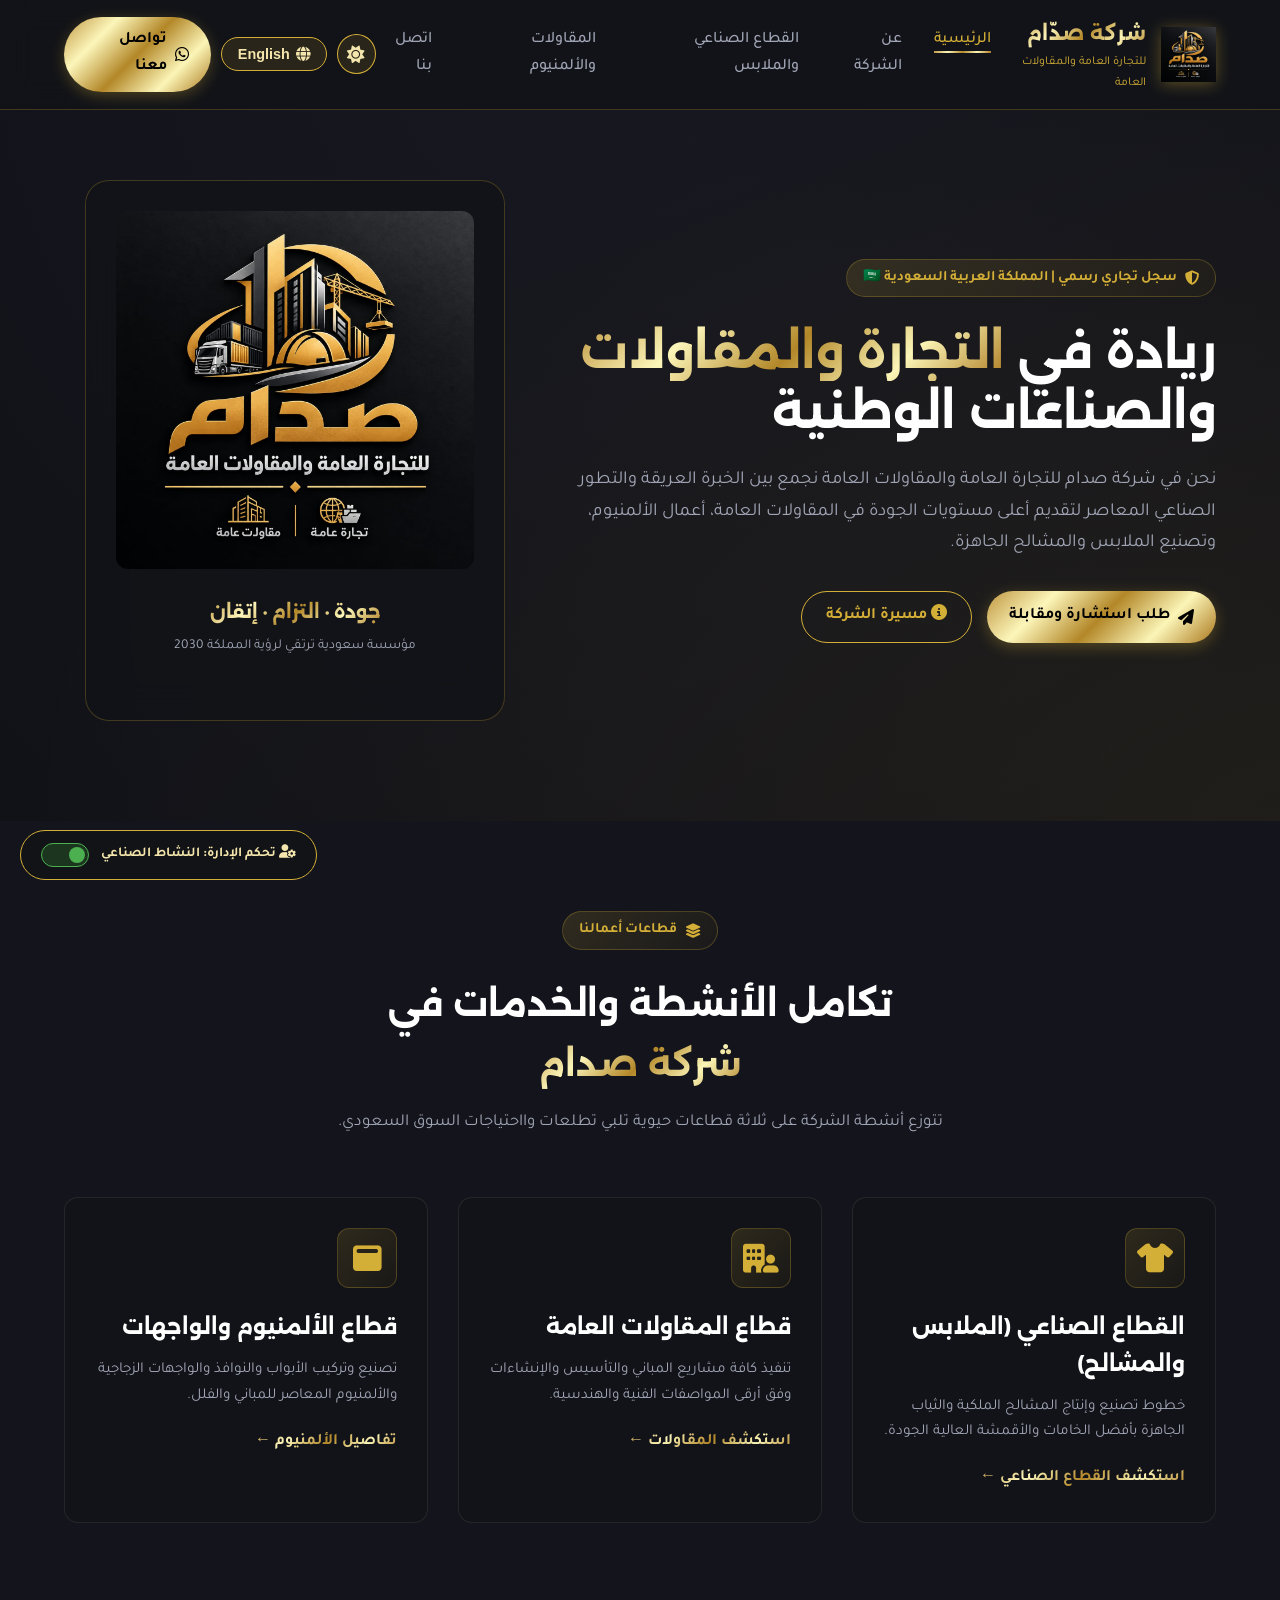
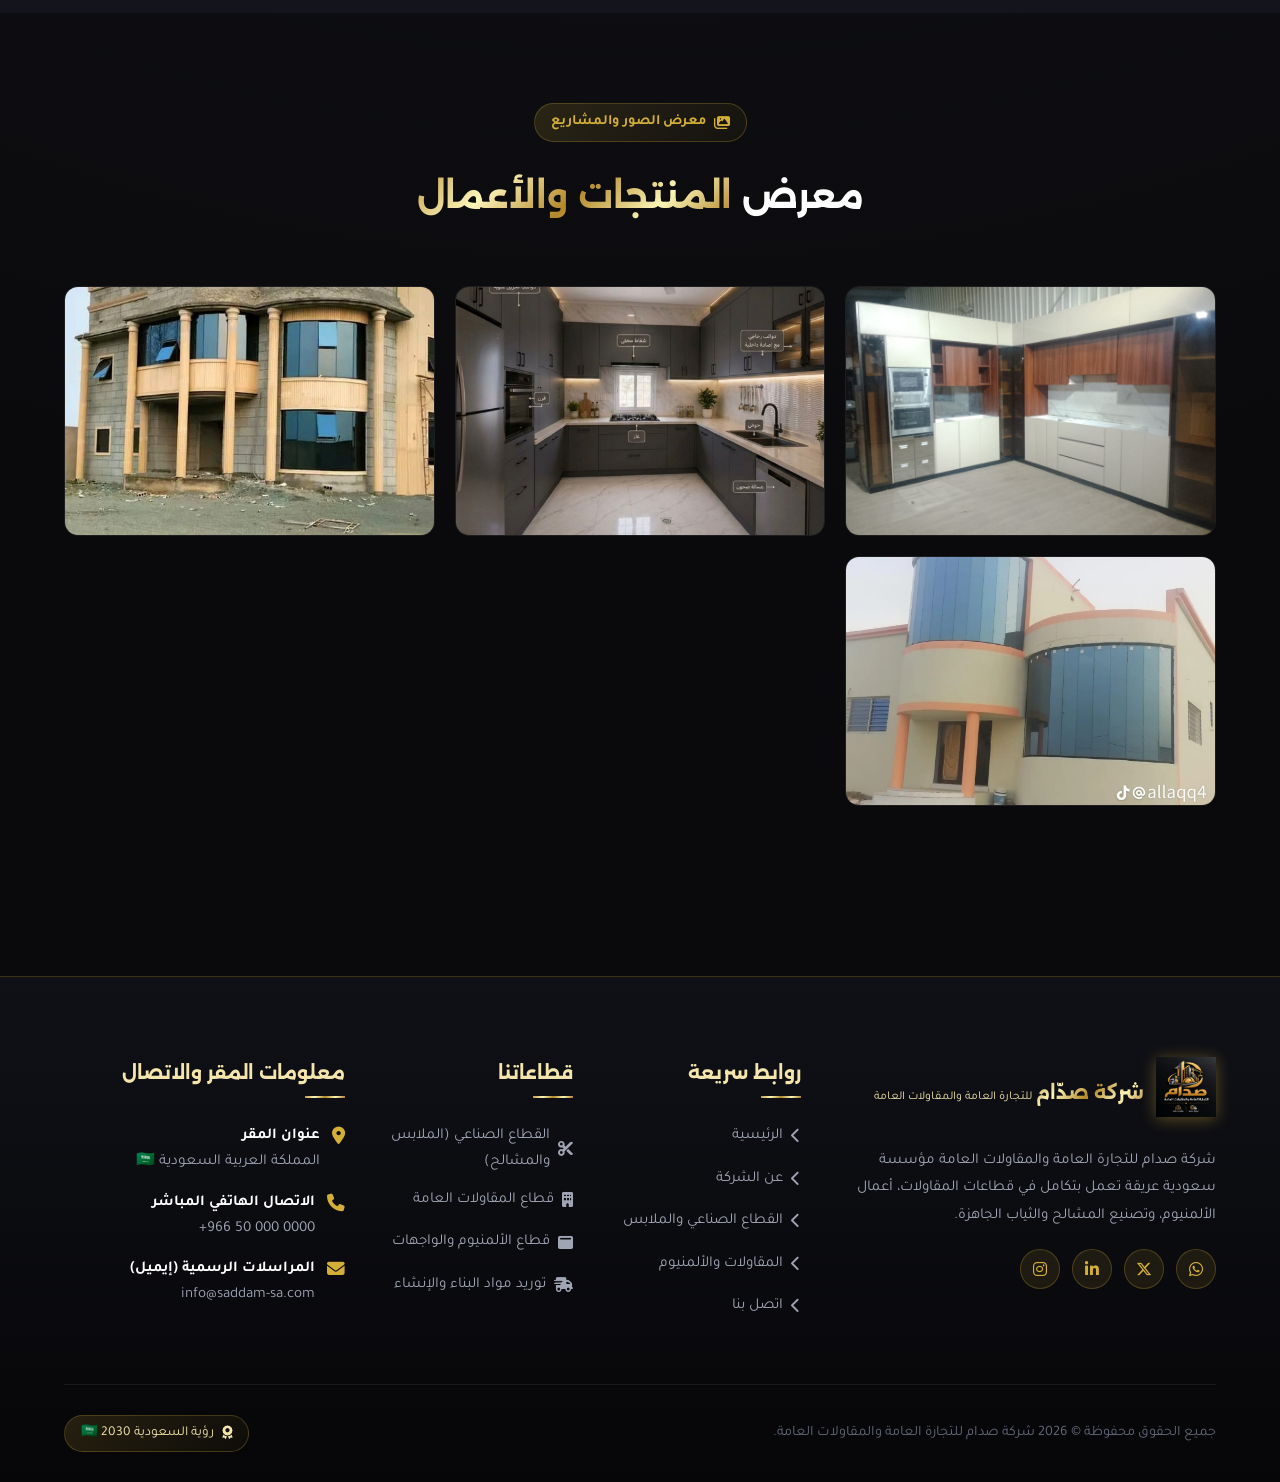
<file: index.html>
<!DOCTYPE html>
<html lang="ar" dir="rtl">
<head>
    <meta charset="UTF-8">
    <meta name="viewport" content="width=device-width, initial-scale=1.0">
    <title>الرئيسية | شركة صدام للتجارة العامة والمقاولات العامة 🇸🇦</title>
    <link rel="stylesheet" href="https://cdnjs.cloudflare.com/ajax/libs/font-awesome/6.4.0/css/all.min.css">
    <link rel="stylesheet" href="style.css">
</head>
<body>

    <!-- 🎛️ شريط التحكم الإداري -->
    <div class="admin-control-bar">
        <span><i class="fa-solid fa-user-gear"></i> <span data-i18n="admin_toggle">تحكم الإدارة: النشاط الصناعي</span></span>
        <label class="switch">
            <input type="checkbox" id="industrial-toggle" checked>
            <span class="slider"></span>
        </label>
    </div>

    <!-- 🏛️ الهيدر وشريط التنقل مع زر اللغة والسمة -->
    <nav class="navbar">
        <a href="index.html" class="navbar-brand">
            <img src="assets/images/WhatsApp Image 2026-10-10 at 6.18.28 PM.jpeg" alt="شعار شركة صدام">
            <div class="brand-text">
                <h1 class="gold-text" data-i18n="brand_name">شركة صدّام</h1>
                <span data-i18n="brand_sub">للتجارة العامة والمقاولات العامة</span>
            </div>
        </a>

        <ul class="nav-links">
            <li><a href="index.html" class="active" data-i18n="nav_home">الرئيسية</a></li>
            <li><a href="about.html" data-i18n="nav_about">عن الشركة</a></li>
            <li id="nav-industrial"><a href="industrial.html" data-i18n="nav_industrial">القطاع الصناعي والملابس</a></li>
            <li><a href="contracting.html" data-i18n="nav_contracting">المقاولات والألمنيوم</a></li>
            <li><a href="contact.html" data-i18n="nav_contact">اتصل بنا</a></li>
        </ul>

        <div class="header-actions">
            <!-- 🌙 ☀️ زر الوضع الليلي والنهاري -->
            <button id="theme-toggle-btn" class="btn-theme-toggle" title="تغير الوضع"><i class="fa-solid fa-sun"></i></button>
            <!-- 🌐 زر تحويل اللغة من عربي لإنجليزي -->
            <button id="lang-toggle-btn" class="btn-lang"><i class="fa-solid fa-globe"></i> English</button>
            <a href="contact.html" class="btn-gold" data-i18n="btn_contact"><i class="fa-brands fa-whatsapp"></i> تواصل معنا</a>
        </div>
    </nav>

    <!-- 🌟 الواجهة الرئيسية (Hero Section) -->
    <section class="hero">
        <div class="hero-content">
            <div class="hero-badge">
                <i class="fa-solid fa-shield-halved"></i> <span data-i18n="hero_badge">سجل تجاري رسمي | المملكة العربية السعودية 🇸🇦</span>
            </div>
            <h1>
                <span data-i18n="hero_title_1">ريادة في</span> 
                <span class="gold-text" data-i18n="hero_title_gold">التجارة والمقاولات</span> 
                <span data-i18n="hero_title_2">والصناعات الوطنية</span>
            </h1>
            <p data-i18n="hero_desc">نحن في شركة صدام للتجارة العامة والمقاولات العامة نجمع بين الخبرة العريقة والتطور الصناعي المعاصر لتقديم أعلى مستويات الجودة في المقاولات العامة، أعمال الألمنيوم، وتصنيع الملابس والمشالح الجاهزة.</p>
            <div class="hero-buttons">
                <a href="contact.html" class="btn-gold" data-i18n="hero_btn_consult"><i class="fa-solid fa-paper-plane"></i> طلب استشارة ومقابلة</a>
                <a href="about.html" class="btn-outline" data-i18n="hero_btn_history"><i class="fa-solid fa-circle-info"></i> مسيرة الشركة</a>
            </div>
        </div>

        <div class="hero-image-wrapper">
            <div class="hero-logo-card">
                <img src="assets/images/WhatsApp Image 2026-10-10 at 6.18.28 PM.jpeg" alt="شعار شركة صدام">
                <h3 style="margin-top: 15px;" class="gold-text" data-i18n="hero_card_slogan">جودة · التزام · إتقان</h3>
                <p style="font-size: 0.85rem; color: var(--text-secondary); margin-top: 5px;" data-i18n="hero_card_sub">مؤسسة سعودية ترتقي لرؤية المملكة 2030</p>
            </div>
        </div>
    </section>

    <!-- 🌟 نظرة عامة على الأنشطة (Overview Cards) -->
    <section class="section" style="background: var(--surface-dark);">
        <div class="section-header">
            <div class="hero-badge"><i class="fa-solid fa-layer-group"></i> <span data-i18n="overview_badge">قطاعات أعمالنا</span></div>
            <h2>
                <span data-i18n="overview_title_1">تكامل الأنشطة والخدمات في</span> 
                <span class="gold-text" data-i18n="overview_title_gold">شركة صدام</span>
            </h2>
            <p data-i18n="overview_desc">تتوزع أنشطة الشركة على ثلاثة قطاعات حيوية تلبي تطلعات واحتياجات السوق السعودي.</p>
        </div>

        <div class="grid-3">
            <div class="card">
                <div class="card-icon"><i class="fa-solid fa-shirt"></i></div>
                <h3 data-i18n="card_ind_title">القطاع الصناعي (الملابس والمشالح)</h3>
                <p data-i18n="card_ind_desc">خطوط تصنيع وإنتاج المشالح الملكية والثياب الجاهزة بأفضل الخامات والأقمشة العالية الجودة.</p>
                <a href="industrial.html" class="gold-text" style="text-decoration:none; font-weight:bold;" data-i18n="card_ind_link">استكشف القطاع الصناعي ←</a>
            </div>

            <div class="card">
                <div class="card-icon"><i class="fa-solid fa-building-user"></i></div>
                <h3 data-i18n="card_con_title">قطاع المقاولات العامة</h3>
                <p data-i18n="card_con_desc">تنفيذ كافة مشاريع المباني والتأسيس والإنشاءات وفق أرقى المواصفات الفنية والهندسية.</p>
                <a href="contracting.html" class="gold-text" style="text-decoration:none; font-weight:bold;" data-i18n="card_con_link">استكشف المقاولات ←</a>
            </div>

            <div class="card">
                <div class="card-icon"><i class="fa-solid fa-window-maximize"></i></div>
                <h3 data-i18n="card_alu_title">قطاع الألمنيوم والواجهات</h3>
                <p data-i18n="card_alu_desc">تصنيع وتركيب الأبواب والنوافذ والواجهات الزجاجية والألمنيوم المعاصر للمباني والفلل.</p>
                <a href="contracting.html" class="gold-text" style="text-decoration:none; font-weight:bold;" data-i18n="card_alu_link">تفاصيل الألمنيوم ←</a>
            </div>
        </div>
    </section>

    <!-- 🖼️ المعرض -->
    <section class="section">
        <div class="section-header">
            <div class="hero-badge"><i class="fa-solid fa-images"></i> <span data-i18n="gallery_badge">معرض الصور والمشاريع</span></div>
            <h2>
                <span data-i18n="gallery_title_1">معرض</span> 
                <span class="gold-text" data-i18n="gallery_title_gold">المنتجات والأعمال</span>
            </h2>
        </div>

        <div class="gallery-grid">
            <div class="gallery-item">
                <img src="assets/images/WhatsApp Image 2026-10-10 at 9.38.50 PM.jpeg" alt="المشالح الملكية">
                <div class="gallery-overlay"><h4 data-i18n="gallery_img1">المشالح الملكية الفاخرة</h4></div>
            </div>
            <div class="gallery-item">
                <img src="assets/images/WhatsApp Image 2026-10-10 at 9.38.51 PM.jpeg" alt="الثياب الجاهزة">
                <div class="gallery-overlay"><h4 data-i18n="gallery_img2">خط تصنيع الثياب الرجالية</h4></div>
            </div>
            <div class="gallery-item">
                <img src="assets/images/WhatsApp Image 2026-10-10 at 9.38.52 PM (4).jpeg" alt="تفصيل فاخر">
                <div class="gallery-overlay"><h4 data-i18n="gallery_img3">التفصيل والخياطة الوطنية</h4></div>
            </div>
            <div class="gallery-item">
                <img src="assets/images/WhatsApp Image 2026-10-10 at 9.38.53 PM (5).jpeg" alt="التجارة والتوريدات">
                <div class="gallery-overlay"><h4 data-i18n="gallery_img4">التوريدات والتجارة العامة</h4></div>
            </div>
        </div>
    </section>

    <!-- 🦶 الفوتر -->
    <footer>
        <div class="footer-grid">
            <div class="footer-col-about">
                <div style="display: flex; align-items: center; gap: 12px; margin-bottom: 15px;">
                    <img src="assets/images/WhatsApp Image 2026-10-10 at 6.18.28 PM.jpeg" alt="شعار شركة صدام">
                    <div>
                        <h3 class="gold-text" data-i18n="brand_name">شركة صدّام</h3>
                        <span style="font-size: 0.75rem; color: var(--gold-light);" data-i18n="brand_sub">للتجارة العامة والمقاولات العامة</span>
                    </div>
                </div>
                <p data-i18n="footer_desc">شركة صدام للتجارة العامة والمقاولات العامة مؤسسة سعودية عريقة تعمل بتكامل في قطاعات المقاولات، أعمال الألمنيوم، وتصنيع المشالح والثياب الجاهزة.</p>
                <div class="footer-socials">
                    <a href="https://wa.me/966500000000" target="_blank" title="WhatsApp"><i class="fa-brands fa-whatsapp"></i></a>
                    <a href="#" title="Twitter / X"><i class="fa-brands fa-x-twitter"></i></a>
                    <a href="#" title="LinkedIn"><i class="fa-brands fa-linkedin-in"></i></a>
                    <a href="#" title="Instagram"><i class="fa-brands fa-instagram"></i></a>
                </div>
            </div>

            <div>
                <h4 class="footer-title" data-i18n="footer_col_links">روابط سريعة</h4>
                <ul class="footer-links-list">
                    <li><a href="index.html"><i class="fa-solid fa-chevron-left"></i> <span data-i18n="nav_home">الرئيسية</span></a></li>
                    <li><a href="about.html"><i class="fa-solid fa-chevron-left"></i> <span data-i18n="nav_about">عن الشركة</span></a></li>
                    <li><a href="industrial.html"><i class="fa-solid fa-chevron-left"></i> <span data-i18n="nav_industrial">القطاع الصناعي والملابس</span></a></li>
                    <li><a href="contracting.html"><i class="fa-solid fa-chevron-left"></i> <span data-i18n="nav_contracting">المقاولات والألمنيوم</span></a></li>
                    <li><a href="contact.html"><i class="fa-solid fa-chevron-left"></i> <span data-i18n="nav_contact">اتصل بنا</span></a></li>
                </ul>
            </div>

            <div>
                <h4 class="footer-title" data-i18n="footer_col_sectors">قطاعاتنا</h4>
                <ul class="footer-links-list">
                    <li><a href="industrial.html"><i class="fa-solid fa-scissors"></i> <span data-i18n="card_ind_title">صناعة الملابس والمشالح</span></a></li>
                    <li><a href="contracting.html"><i class="fa-solid fa-building"></i> <span data-i18n="card_con_title">المقاولات العامة والتأسيس</span></a></li>
                    <li><a href="contracting.html"><i class="fa-solid fa-window-maximize"></i> <span data-i18n="card_alu_title">أعمال ووحدات الألمنيوم</span></a></li>
                    <li><a href="contracting.html"><i class="fa-solid fa-truck-fast"></i> <span data-i18n="con_trade1_title">التوريدات والتجارة العامة</span></a></li>
                </ul>
            </div>

            <div>
                <h4 class="footer-title" data-i18n="footer_col_contact">معلومات المقر والاتصال</h4>
                <div class="footer-contact-info">
                    <div class="footer-contact-item">
                        <i class="fa-solid fa-location-dot"></i>
                        <div>
                            <strong style="color: var(--text-primary); display: block;" data-i18n="contact_info_hq">المقر الرئيسي:</strong>
                            <span data-i18n="footer_address">المملكة العربية السعودية 🇸🇦</span>
                        </div>
                    </div>
                    <div class="footer-contact-item">
                        <i class="fa-solid fa-phone"></i>
                        <div>
                            <strong style="color: var(--text-primary); display: block;" data-i18n="contact_card2_title">رقم الاتصال:</strong>
                            <span style="direction: ltr; display: inline-block;">+966 50 000 0000</span>
                        </div>
                    </div>
                    <div class="footer-contact-item">
                        <i class="fa-solid fa-envelope"></i>
                        <div>
                            <strong style="color: var(--text-primary); display: block;" data-i18n="contact_card3_title">البريد الإلكتروني:</strong>
                            <span>info@saddam-sa.com</span>
                        </div>
                    </div>
                </div>
            </div>
        </div>

        <div class="footer-bottom-bar">
            <p data-i18n="footer_rights">جميع الحقوق محفوظة © 2026 شركة صدام للتجارة العامة والمقاولات العامة.</p>
            <div class="footer-saudi-badge">
                <i class="fa-solid fa-award"></i> <span data-i18n="footer_saudi_flag">رؤية السعودية 2030 🇸🇦</span>
            </div>
        </div>
    </footer>

    <script src="script.js"></script>
</body>
</html>
</file>
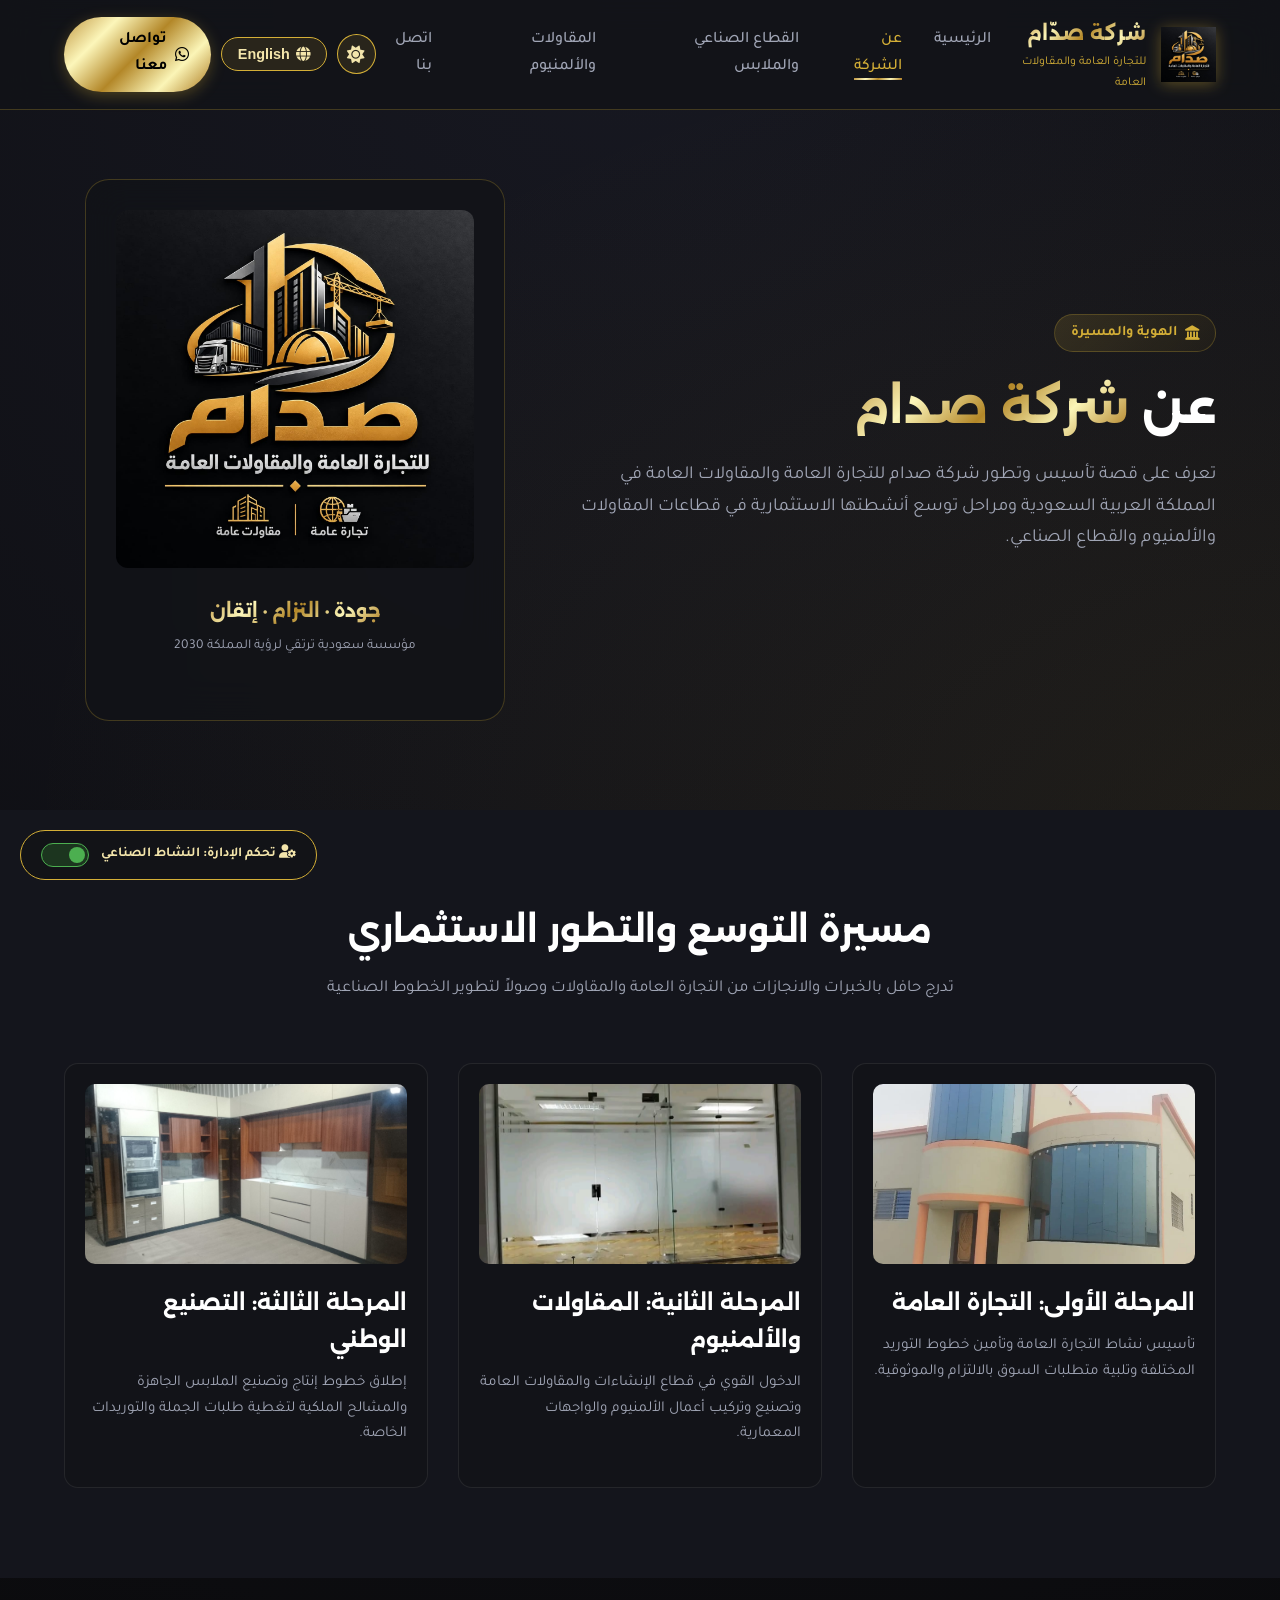
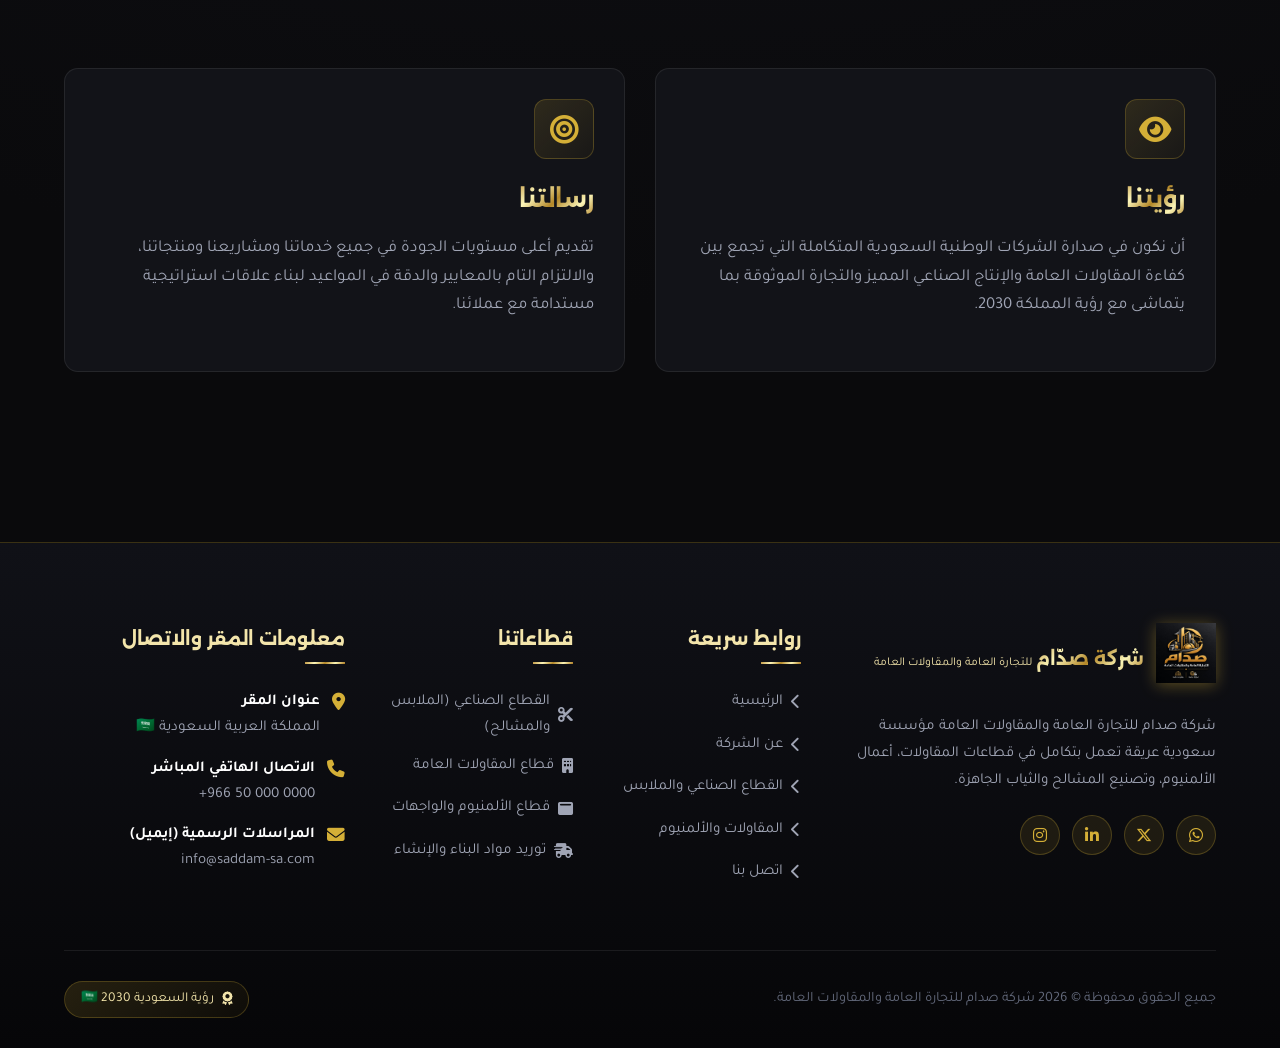
<file: about.html>
<!DOCTYPE html>
<html lang="ar" dir="rtl">
<head>
    <meta charset="UTF-8">
    <meta name="viewport" content="width=device-width, initial-scale=1.0">
    <title>عن الشركة | شركة صدام للتجارة العامة والمقاولات العامة 🇸🇦</title>
    <link rel="stylesheet" href="https://cdnjs.cloudflare.com/ajax/libs/font-awesome/6.4.0/css/all.min.css">
    <link rel="stylesheet" href="style.css">
</head>
<body>

    <!-- 🎛️ شريط التحكم الإداري -->
    <div class="admin-control-bar">
        <span><i class="fa-solid fa-user-gear"></i> <span data-i18n="admin_toggle">تحكم الإدارة: النشاط الصناعي</span></span>
        <label class="switch">
            <input type="checkbox" id="industrial-toggle" checked>
            <span class="slider"></span>
        </label>
    </div>

    <!-- 🏛️ الهيدر وشريط التنقل مع زر السمة واللغة -->
    <nav class="navbar">
        <a href="index.html" class="navbar-brand">
            <img src="assets/images/WhatsApp Image 2026-10-10 at 6.18.28 PM.jpeg" alt="شعار شركة صدام">
            <div class="brand-text">
                <h1 class="gold-text" data-i18n="brand_name">شركة صدّام</h1>
                <span data-i18n="brand_sub">للتجارة العامة والمقاولات العامة</span>
            </div>
        </a>

        <ul class="nav-links">
            <li><a href="index.html" data-i18n="nav_home">الرئيسية</a></li>
            <li><a href="about.html" class="active" data-i18n="nav_about">عن الشركة</a></li>
            <li id="nav-industrial"><a href="industrial.html" data-i18n="nav_industrial">القطاع الصناعي والملابس</a></li>
            <li><a href="contracting.html" data-i18n="nav_contracting">المقاولات والألمنيوم</a></li>
            <li><a href="contact.html" data-i18n="nav_contact">اتصل بنا</a></li>
        </ul>

        <div class="header-actions">
            <button id="theme-toggle-btn" class="btn-theme-toggle" title="تغيير الوضع"><i class="fa-solid fa-sun"></i></button>
            <button id="lang-toggle-btn" class="btn-lang"><i class="fa-solid fa-globe"></i> English</button>
            <a href="contact.html" class="btn-gold" data-i18n="btn_contact"><i class="fa-brands fa-whatsapp"></i> تواصل معنا</a>
        </div>
    </nav>

    <!-- 🌟 واجهة الصفحة -->
    <section class="hero" style="padding-top: 150px; padding-bottom: 60px;">
        <div class="hero-content">
            <div class="hero-badge"><i class="fa-solid fa-landmark"></i> <span data-i18n="about_hero_badge">الهوية والمسيرة</span></div>
            <h1>
                <span data-i18n="about_hero_title_1">عن</span> 
                <span class="gold-text" data-i18n="about_hero_title_gold">شركة صدام</span>
            </h1>
            <p data-i18n="about_hero_desc">تعرف على قصة تأسيس وتطور شركة صدام للتجارة العامة والمقاولات العامة في المملكة العربية السعودية ومراحل توسع أنشطتها الاستثمارية في قطاعات المقاولات والألمنيوم والقطاع الصناعي.</p>
        </div>
        <div class="hero-image-wrapper">
            <div class="hero-logo-card">
                <img src="assets/images/WhatsApp Image 2026-10-10 at 6.18.28 PM.jpeg" alt="شعار الشركة">
                <h3 style="margin-top: 15px;" class="gold-text" data-i18n="hero_card_slogan">جودة · التزام · إتقان</h3>
                <p style="font-size: 0.85rem; color: var(--text-secondary); margin-top: 5px;" data-i18n="hero_card_sub">مؤسسة سعودية ترتقي لرؤية المملكة 2030</p>
            </div>
        </div>
    </section>

    <!-- 📖 قصة الشركة وتطورها -->
    <section class="section" style="background: var(--surface-dark);">
        <div class="section-header">
            <h2 data-i18n="about_stage_title">مسيرة التوسع والتطور الاستثماري</h2>
            <p data-i18n="about_stage_desc">تدرج حافل بالخبرات والانجازات من التجارة العامة والمقاولات وصولاً لتطوير الخطوط الصناعية</p>
        </div>

        <div class="grid-3">
            <div class="card" style="padding: 20px;">
                <div style="height: 180px; border-radius: 10px; overflow: hidden; margin-bottom: 20px;">
                    <img src="assets/images/WhatsApp Image 2026-10-10 at 9.38.53 PM (5).jpeg" alt="التجارة العامة" style="width:100%; height:100%; object-fit:cover;">
                </div>
                <h3 data-i18n="about_st1_title">المرحلة الأولى: التجارة العامة</h3>
                <p data-i18n="about_st1_desc">تأسيس نشاط التجارة العامة وتأمين خطوط التوريد المختلفة وتلبية متطلبات السوق بالالتزام والموثوقية.</p>
            </div>

            <div class="card" style="padding: 20px;">
                <div style="height: 180px; border-radius: 10px; overflow: hidden; margin-bottom: 20px;">
                    <img src="assets/images/WhatsApp Image 2026-10-10 at 9.38.53 PM (3).jpeg" alt="المقاولات والألمنيوم" style="width:100%; height:100%; object-fit:cover;">
                </div>
                <h3 data-i18n="about_st2_title">المرحلة الثانية: المقاولات والألمنيوم</h3>
                <p data-i18n="about_st2_desc">الدخول القوي في قطاع الإنشاءات والمقاولات العامة وتصنيع وتركيب أعمال الألمنيوم والواجهات المعمارية.</p>
            </div>

            <div class="card" style="padding: 20px;">
                <div style="height: 180px; border-radius: 10px; overflow: hidden; margin-bottom: 20px;">
                    <img src="assets/images/WhatsApp Image 2026-10-10 at 9.38.50 PM.jpeg" alt="التصنيع" style="width:100%; height:100%; object-fit:cover;">
                </div>
                <h3 data-i18n="about_st3_title">المرحلة الثالثة: التصنيع الوطني</h3>
                <p data-i18n="about_st3_desc">إطلاق خطوط إنتاج وتصنيع الملابس الجاهزة والمشالح الملكية لتغطية طلبات الجملة والتوريدات الخاصة.</p>
            </div>
        </div>
    </section>

    <!-- 🎯 الرؤية والرسالة -->
    <section class="section">
        <div class="grid-3" style="grid-template-columns: repeat(auto-fit, minmax(320px, 1fr));">
            <div class="card">
                <div class="card-icon"><i class="fa-solid fa-eye"></i></div>
                <h2 class="gold-text" style="margin-bottom:15px;" data-i18n="about_vision_title">رؤيتنا</h2>
                <p style="font-size:1.05rem;" data-i18n="about_vision_desc">أن نكون في صدارة الشركات الوطنية السعودية المتكاملة التي تجمع بين كفاءة المقاولات العامة والإنتاج الصناعي المميز والتجارة الموثوقة بما يتماشى مع رؤية المملكة 2030.</p>
            </div>
            <div class="card">
                <div class="card-icon"><i class="fa-solid fa-bullseye"></i></div>
                <h2 class="gold-text" style="margin-bottom:15px;" data-i18n="about_mission_title">رسالتنا</h2>
                <p style="font-size:1.05rem;" data-i18n="about_mission_desc">تقديم أعلى مستويات الجودة في جميع خدماتنا ومشاريعنا ومنتجاتنا، والالتزام التام بالمعايير والدقة في المواعيد لبناء علاقات استراتيجية مستدامة مع عملائنا.</p>
            </div>
        </div>
    </section>

    <!-- 🦶 الفوتر -->
    <footer>
        <div class="footer-grid">
            <div class="footer-col-about">
                <div style="display: flex; align-items: center; gap: 12px; margin-bottom: 15px;">
                    <img src="assets/images/WhatsApp Image 2026-10-10 at 6.18.28 PM.jpeg" alt="شعار شركة صدام">
                    <div>
                        <h3 class="gold-text" data-i18n="brand_name">شركة صدّام</h3>
                        <span style="font-size: 0.75rem; color: var(--gold-light);" data-i18n="brand_sub">للتجارة العامة والمقاولات العامة</span>
                    </div>
                </div>
                <p data-i18n="footer_desc">شركة صدام للتجارة العامة والمقاولات العامة مؤسسة سعودية عريقة تعمل بتكامل في قطاعات المقاولات، أعمال الألمنيوم، وتصنيع المشالح والثياب الجاهزة.</p>
                <div class="footer-socials">
                    <a href="https://wa.me/966500000000" target="_blank" title="WhatsApp"><i class="fa-brands fa-whatsapp"></i></a>
                    <a href="#" title="Twitter / X"><i class="fa-brands fa-x-twitter"></i></a>
                    <a href="#" title="LinkedIn"><i class="fa-brands fa-linkedin-in"></i></a>
                    <a href="#" title="Instagram"><i class="fa-brands fa-instagram"></i></a>
                </div>
            </div>

            <div>
                <h4 class="footer-title" data-i18n="footer_col_links">روابط سريعة</h4>
                <ul class="footer-links-list">
                    <li><a href="index.html"><i class="fa-solid fa-chevron-left"></i> <span data-i18n="nav_home">الرئيسية</span></a></li>
                    <li><a href="about.html"><i class="fa-solid fa-chevron-left"></i> <span data-i18n="nav_about">عن الشركة</span></a></li>
                    <li><a href="industrial.html"><i class="fa-solid fa-chevron-left"></i> <span data-i18n="nav_industrial">القطاع الصناعي والملابس</span></a></li>
                    <li><a href="contracting.html"><i class="fa-solid fa-chevron-left"></i> <span data-i18n="nav_contracting">المقاولات والألمنيوم</span></a></li>
                    <li><a href="contact.html"><i class="fa-solid fa-chevron-left"></i> <span data-i18n="nav_contact">اتصل بنا</span></a></li>
                </ul>
            </div>

            <div>
                <h4 class="footer-title" data-i18n="footer_col_sectors">قطاعاتنا</h4>
                <ul class="footer-links-list">
                    <li><a href="industrial.html"><i class="fa-solid fa-scissors"></i> <span data-i18n="card_ind_title">صناعة الملابس والمشالح</span></a></li>
                    <li><a href="contracting.html"><i class="fa-solid fa-building"></i> <span data-i18n="card_con_title">المقاولات العامة والتأسيس</span></a></li>
                    <li><a href="contracting.html"><i class="fa-solid fa-window-maximize"></i> <span data-i18n="card_alu_title">أعمال ووحدات الألمنيوم</span></a></li>
                    <li><a href="contracting.html"><i class="fa-solid fa-truck-fast"></i> <span data-i18n="con_trade1_title">التوريدات والتجارة العامة</span></a></li>
                </ul>
            </div>

            <div>
                <h4 class="footer-title" data-i18n="footer_col_contact">معلومات المقر والاتصال</h4>
                <div class="footer-contact-info">
                    <div class="footer-contact-item">
                        <i class="fa-solid fa-location-dot"></i>
                        <div>
                            <strong style="color: var(--text-primary); display: block;" data-i18n="contact_info_hq">المقر الرئيسي:</strong>
                            <span data-i18n="footer_address">المملكة العربية السعودية 🇸🇦</span>
                        </div>
                    </div>
                    <div class="footer-contact-item">
                        <i class="fa-solid fa-phone"></i>
                        <div>
                            <strong style="color: var(--text-primary); display: block;" data-i18n="contact_card2_title">رقم الاتصال:</strong>
                            <span style="direction: ltr; display: inline-block;">+966 50 000 0000</span>
                        </div>
                    </div>
                    <div class="footer-contact-item">
                        <i class="fa-solid fa-envelope"></i>
                        <div>
                            <strong style="color: var(--text-primary); display: block;" data-i18n="contact_card3_title">البريد الإلكتروني:</strong>
                            <span>info@saddam-sa.com</span>
                        </div>
                    </div>
                </div>
            </div>
        </div>

        <div class="footer-bottom-bar">
            <p data-i18n="footer_rights">جميع الحقوق محفوظة © 2026 شركة صدام للتجارة العامة والمقاولات العامة.</p>
            <div class="footer-saudi-badge">
                <i class="fa-solid fa-award"></i> <span data-i18n="footer_saudi_flag">رؤية السعودية 2030 🇸🇦</span>
            </div>
        </div>
    </footer>

    <script src="script.js"></script>
</body>
</html>
</file>
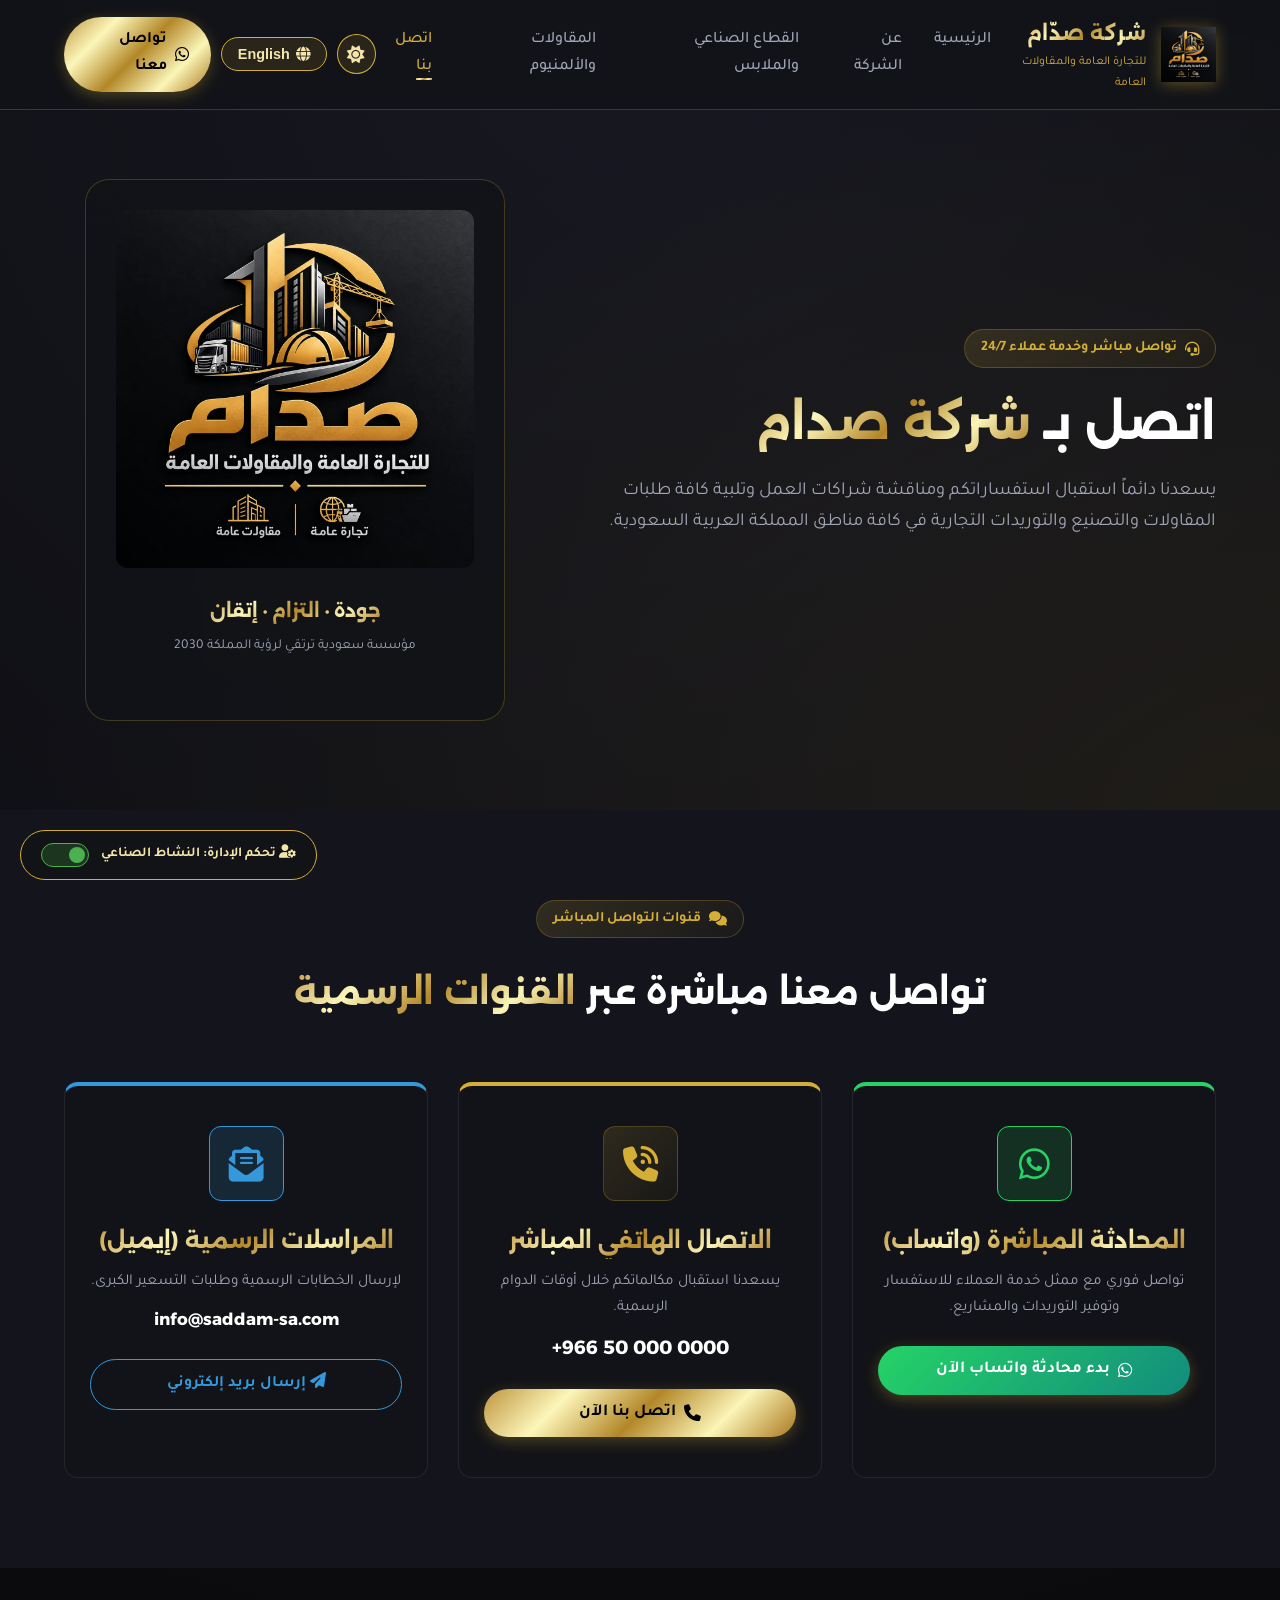
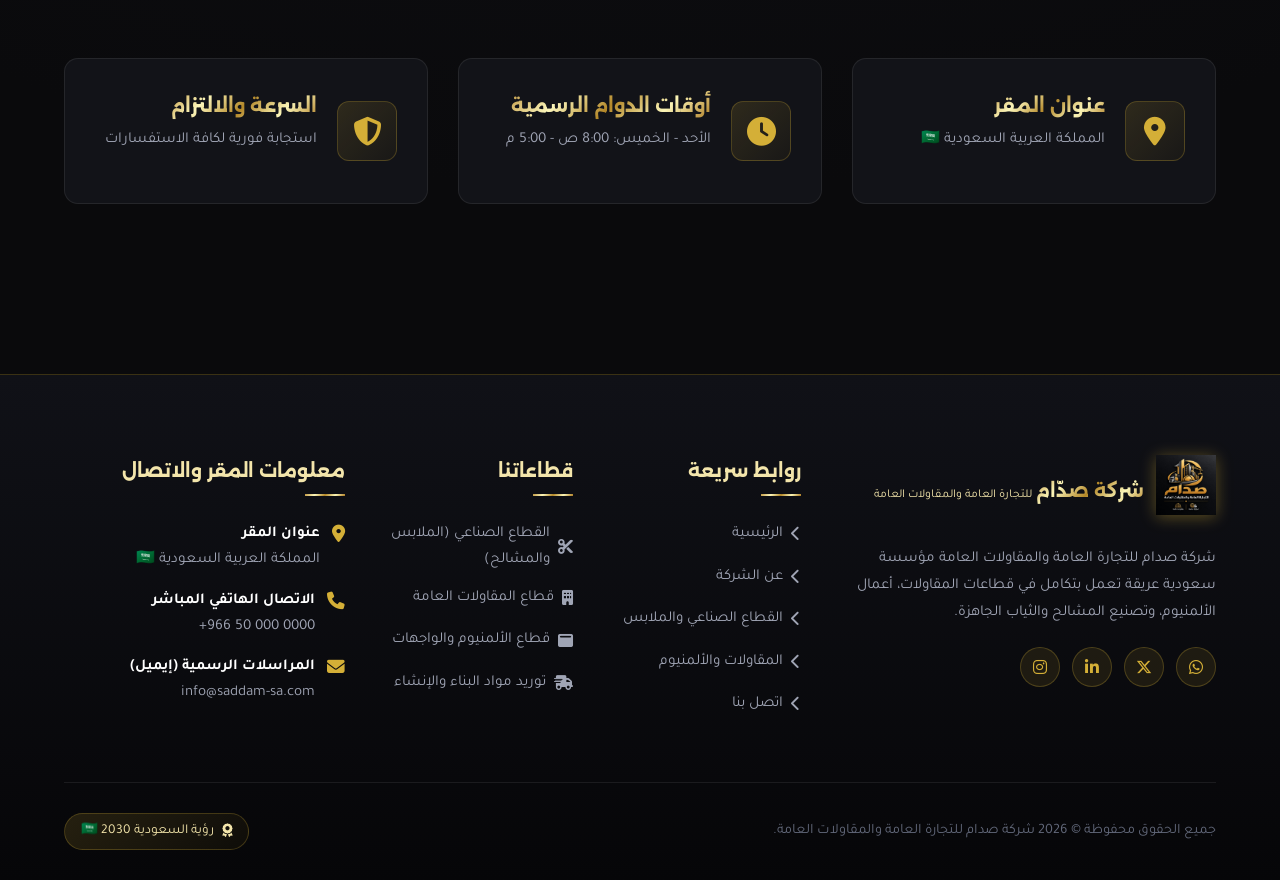
<file: contact.html>
<!DOCTYPE html>
<html lang="ar" dir="rtl">
<head>
    <meta charset="UTF-8">
    <meta name="viewport" content="width=device-width, initial-scale=1.0">
    <title>اتصل بنا | شركة صدام للتجارة العامة والمقاولات العامة 🇸🇦</title>
    <link rel="stylesheet" href="https://cdnjs.cloudflare.com/ajax/libs/font-awesome/6.4.0/css/all.min.css">
    <link rel="stylesheet" href="style.css">
</head>
<body>

    <!-- 🎛️ شريط التحكم الإداري -->
    <div class="admin-control-bar">
        <span><i class="fa-solid fa-user-gear"></i> <span data-i18n="admin_toggle">تحكم الإدارة: النشاط الصناعي</span></span>
        <label class="switch">
            <input type="checkbox" id="industrial-toggle" checked>
            <span class="slider"></span>
        </label>
    </div>

    <!-- 🏛️ الهيدر وشريط التنقل -->
    <nav class="navbar">
        <a href="index.html" class="navbar-brand">
            <img src="assets/images/WhatsApp Image 2026-10-10 at 6.18.28 PM.jpeg" alt="شعار شركة صدام">
            <div class="brand-text">
                <h1 class="gold-text" data-i18n="brand_name">شركة صدّام</h1>
                <span data-i18n="brand_sub">للتجارة العامة والمقاولات العامة</span>
            </div>
        </a>

        <ul class="nav-links">
            <li><a href="index.html" data-i18n="nav_home">الرئيسية</a></li>
            <li><a href="about.html" data-i18n="nav_about">عن الشركة</a></li>
            <li id="nav-industrial"><a href="industrial.html" data-i18n="nav_industrial">القطاع الصناعي والملابس</a></li>
            <li><a href="contracting.html" data-i18n="nav_contracting">المقاولات والألمنيوم</a></li>
            <li><a href="contact.html" class="active" data-i18n="nav_contact">اتصل بنا</a></li>
        </ul>

        <div class="header-actions">
            <button id="theme-toggle-btn" class="btn-theme-toggle" title="تغيير الوضع"><i class="fa-solid fa-sun"></i></button>
            <button id="lang-toggle-btn" class="btn-lang"><i class="fa-solid fa-globe"></i> English</button>
            <a href="https://wa.me/966500000000" target="_blank" class="btn-gold" data-i18n="btn_contact"><i class="fa-brands fa-whatsapp"></i> تواصل معنا</a>
        </div>
    </nav>

    <!-- 🌟 واجهة الصفحة -->
    <section class="hero" style="padding-top: 150px; padding-bottom: 60px;">
        <div class="hero-content">
            <div class="hero-badge"><i class="fa-solid fa-headset"></i> <span data-i18n="contact_hero_badge">تواصل مباشر وخدمة عملاء 24/7</span></div>
            <h1>
                <span data-i18n="contact_hero_title_1">اتصل بـ</span> 
                <span class="gold-text" data-i18n="contact_hero_title_gold">شركة صدام</span>
            </h1>
            <p data-i18n="contact_hero_desc">يسعدنا دائماً استقبال استفساراتكم ومناقشة شراكات العمل وتلبية كافة طلبات المقاولات والتصنيع والتوريدات التجارية في كافة مناطق المملكة العربية السعودية.</p>
        </div>
        <div class="hero-image-wrapper">
            <div class="hero-logo-card">
                <img src="assets/images/WhatsApp Image 2026-10-10 at 6.18.28 PM.jpeg" alt="شعار الشركة">
                <h3 style="margin-top: 15px;" class="gold-text" data-i18n="hero_card_slogan">خدمة العملاء المباشرة</h3>
                <p style="font-size: 0.85rem; color: var(--text-secondary); margin-top: 5px;" data-i18n="hero_card_sub">سرعة الاستجابة والتواصل الفعال</p>
            </div>
        </div>
    </section>

    <!-- 📞 قسم بطاقات التواصل Mappers -->
    <section class="section" style="background: var(--surface-dark);">
        <div class="section-header">
            <div class="hero-badge"><i class="fa-solid fa-comments"></i> <span data-i18n="contact_section_badge">قنوات التواصل المباشر</span></div>
            <h2>
                <span data-i18n="contact_section_title_1">تواصل معنا مباشرة عبر</span> 
                <span class="gold-text" data-i18n="contact_section_title_gold">القنوات الرسمية</span>
            </h2>
        </div>

        <div class="grid-3" style="max-width: 1200px; margin: 0 auto; gap: 30px;">
            <div class="card" style="text-align: center; border-top: 4px solid #25D366; padding: 40px 25px;">
                <div class="card-icon" style="margin: 0 auto 20px; background: rgba(37, 211, 102, 0.15); border-color: #25D366; color: #25D366; font-size: 2.2rem; width: 75px; height: 75px;">
                    <i class="fa-brands fa-whatsapp"></i>
                </div>
                <h3 class="gold-text" style="font-size: 1.4rem; margin-bottom: 10px;" data-i18n="contact_card1_title">المحادثة المباشرة (واتساب)</h3>
                <p style="color: var(--text-secondary); font-size: 0.95rem; margin-bottom: 25px;" data-i18n="contact_card1_desc">تواصل فوري مع ممثل خدمة العملاء للاستفسار وتوفير التوريدات والمشاريع.</p>
                <a href="https://wa.me/966500000000" target="_blank" class="btn-gold" style="background: linear-gradient(135deg, #25D366 0%, #128C7E 100%); color: #fff; width: 100%; justify-content: center; font-size: 1.05rem;" data-i18n="contact_card1_btn">
                    <i class="fa-brands fa-whatsapp"></i> بدء محادثة واتساب الآن
                </a>
            </div>

            <div class="card" style="text-align: center; border-top: 4px solid var(--gold-primary); padding: 40px 25px;">
                <div class="card-icon" style="margin: 0 auto 20px; font-size: 2.2rem; width: 75px; height: 75px;">
                    <i class="fa-solid fa-phone-volume"></i>
                </div>
                <h3 class="gold-text" style="font-size: 1.4rem; margin-bottom: 10px;" data-i18n="contact_card2_title">الاتصال الهاتفي المباشر</h3>
                <p style="color: var(--text-secondary); font-size: 0.95rem; margin-bottom: 10px;" data-i18n="contact_card2_desc">يسعدنا استقبال مكالماتكم خلال أوقات الدوام الرسمية.</p>
                <h4 style="color: #fff; font-size: 1.2rem; margin-bottom: 25px; direction: ltr;">+966 50 000 0000</h4>
                <a href="tel:+966500000000" class="btn-gold" style="width: 100%; justify-content: center; font-size: 1.05rem;" data-i18n="contact_card2_btn">
                    <i class="fa-solid fa-phone"></i> اتصل بنا الآن
                </a>
            </div>

            <div class="card" style="text-align: center; border-top: 4px solid #3498db; padding: 40px 25px;">
                <div class="card-icon" style="margin: 0 auto 20px; background: rgba(52, 152, 219, 0.15); border-color: #3498db; color: #3498db; font-size: 2.2rem; width: 75px; height: 75px;">
                    <i class="fa-solid fa-envelope-open-text"></i>
                </div>
                <h3 class="gold-text" style="font-size: 1.4rem; margin-bottom: 10px;" data-i18n="contact_card3_title">المراسلات الرسمية (إيميل)</h3>
                <p style="color: var(--text-secondary); font-size: 0.95rem; margin-bottom: 10px;" data-i18n="contact_card3_desc">لإرسال الخطابات الرسمية وطلبات التسعير الكبرى.</p>
                <h4 style="color: #fff; font-size: 1.05rem; margin-bottom: 25px;">info@saddam-sa.com</h4>
                <a href="mailto:info@saddam-sa.com" class="btn-outline" style="width: 100%; text-align: center; display: block; border-color: #3498db; color: #3498db;" data-i18n="contact_card3_btn">
                    <i class="fa-solid fa-paper-plane"></i> إرسال بريد إلكتروني
                </a>
            </div>
        </div>
    </section>

    <!-- 📍 بطاقات المقر والمعلومات -->
    <section class="section">
        <div class="grid-3" style="grid-template-columns: repeat(auto-fit, minmax(320px, 1fr));">
            <div class="card" style="display: flex; gap: 20px; align-items: center;">
                <div class="card-icon" style="margin: 0; flex-shrink: 0;"><i class="fa-solid fa-location-dot"></i></div>
                <div>
                    <h3 class="gold-text" style="font-size: 1.2rem; margin-bottom: 5px;" data-i18n="contact_info_hq">عنوان المقر</h3>
                    <p style="color: var(--text-secondary); font-size: 0.95rem;" data-i18n="contact_info_hq_sub">المملكة العربية السعودية 🇸🇦</p>
                </div>
            </div>

            <div class="card" style="display: flex; gap: 20px; align-items: center;">
                <div class="card-icon" style="margin: 0; flex-shrink: 0;"><i class="fa-solid fa-clock"></i></div>
                <div>
                    <h3 class="gold-text" style="font-size: 1.2rem; margin-bottom: 5px;" data-i18n="contact_info_hours">أوقات الدوام الرسمية</h3>
                    <p style="color: var(--text-secondary); font-size: 0.95rem;" data-i18n="contact_info_hours_sub">الأحد - الخميس: 8:00 ص - 5:00 م</p>
                </div>
            </div>

            <div class="card" style="display: flex; gap: 20px; align-items: center;">
                <div class="card-icon" style="margin: 0; flex-shrink: 0;"><i class="fa-solid fa-shield-halved"></i></div>
                <div>
                    <h3 class="gold-text" style="font-size: 1.2rem; margin-bottom: 5px;" data-i18n="contact_info_speed">السرعة والالتزام</h3>
                    <p style="color: var(--text-secondary); font-size: 0.95rem;" data-i18n="contact_info_speed_sub">استجابة فورية لكافة الاستفسارات</p>
                </div>
            </div>
        </div>
    </section>

    <!-- 🦶 الفوتر الاحترافي المطور -->
    <footer>
        <div class="footer-grid">
            <div class="footer-col-about">
                <div style="display: flex; align-items: center; gap: 12px; margin-bottom: 15px;">
                    <img src="assets/images/WhatsApp Image 2026-10-10 at 6.18.28 PM.jpeg" alt="شعار شركة صدام">
                    <div>
                        <h3 class="gold-text" data-i18n="brand_name">شركة صدّام</h3>
                        <span style="font-size: 0.75rem; color: var(--gold-light);" data-i18n="brand_sub">للتجارة العامة والمقاولات العامة</span>
                    </div>
                </div>
                <p data-i18n="footer_desc">شركة صدام للتجارة العامة والمقاولات العامة مؤسسة سعودية عريقة تعمل بتكامل في قطاعات المقاولات، أعمال الألمنيوم، وتصنيع المشالح والثياب الجاهزة.</p>
                <div class="footer-socials">
                    <a href="https://wa.me/966500000000" target="_blank" title="WhatsApp"><i class="fa-brands fa-whatsapp"></i></a>
                    <a href="#" title="Twitter / X"><i class="fa-brands fa-x-twitter"></i></a>
                    <a href="#" title="LinkedIn"><i class="fa-brands fa-linkedin-in"></i></a>
                    <a href="#" title="Instagram"><i class="fa-brands fa-instagram"></i></a>
                </div>
            </div>

            <div>
                <h4 class="footer-title" data-i18n="footer_col_links">روابط سريعة</h4>
                <ul class="footer-links-list">
                    <li><a href="index.html"><i class="fa-solid fa-chevron-left"></i> <span data-i18n="nav_home">الرئيسية</span></a></li>
                    <li><a href="about.html"><i class="fa-solid fa-chevron-left"></i> <span data-i18n="nav_about">عن الشركة</span></a></li>
                    <li><a href="industrial.html"><i class="fa-solid fa-chevron-left"></i> <span data-i18n="nav_industrial">القطاع الصناعي والملابس</span></a></li>
                    <li><a href="contracting.html"><i class="fa-solid fa-chevron-left"></i> <span data-i18n="nav_contracting">المقاولات والألمنيوم</span></a></li>
                    <li><a href="contact.html"><i class="fa-solid fa-chevron-left"></i> <span data-i18n="nav_contact">اتصل بنا</span></a></li>
                </ul>
            </div>

            <div>
                <h4 class="footer-title" data-i18n="footer_col_sectors">قطاعاتنا</h4>
                <ul class="footer-links-list">
                    <li><a href="industrial.html"><i class="fa-solid fa-scissors"></i> <span data-i18n="card_ind_title">صناعة الملابس والمشالح</span></a></li>
                    <li><a href="contracting.html"><i class="fa-solid fa-building"></i> <span data-i18n="card_con_title">المقاولات العامة والتأسيس</span></a></li>
                    <li><a href="contracting.html"><i class="fa-solid fa-window-maximize"></i> <span data-i18n="card_alu_title">أعمال ووحدات الألمنيوم</span></a></li>
                    <li><a href="contracting.html"><i class="fa-solid fa-truck-fast"></i> <span data-i18n="con_trade1_title">التوريدات والتجارة العامة</span></a></li>
                </ul>
            </div>

            <div>
                <h4 class="footer-title" data-i18n="footer_col_contact">معلومات المقر والاتصال</h4>
                <div class="footer-contact-info">
                    <div class="footer-contact-item">
                        <i class="fa-solid fa-location-dot"></i>
                        <div>
                            <strong style="color: var(--text-primary); display: block;" data-i18n="contact_info_hq">المقر الرئيسي:</strong>
                            <span data-i18n="footer_address">المملكة العربية السعودية 🇸🇦</span>
                        </div>
                    </div>
                    <div class="footer-contact-item">
                        <i class="fa-solid fa-phone"></i>
                        <div>
                            <strong style="color: var(--text-primary); display: block;" data-i18n="contact_card2_title">رقم الاتصال:</strong>
                            <span style="direction: ltr; display: inline-block;">+966 50 000 0000</span>
                        </div>
                    </div>
                    <div class="footer-contact-item">
                        <i class="fa-solid fa-envelope"></i>
                        <div>
                            <strong style="color: var(--text-primary); display: block;" data-i18n="contact_card3_title">البريد الإلكتروني:</strong>
                            <span>info@saddam-sa.com</span>
                        </div>
                    </div>
                </div>
            </div>
        </div>

        <div class="footer-bottom-bar">
            <p data-i18n="footer_rights">جميع الحقوق محفوظة © 2026 شركة صدام للتجارة العامة والمقاولات العامة.</p>
            <div class="footer-saudi-badge">
                <i class="fa-solid fa-award"></i> <span data-i18n="footer_saudi_flag">رؤية السعودية 2030 🇸🇦</span>
            </div>
        </div>
    </footer>

    <script src="script.js"></script>
</body>
</html>
</file>
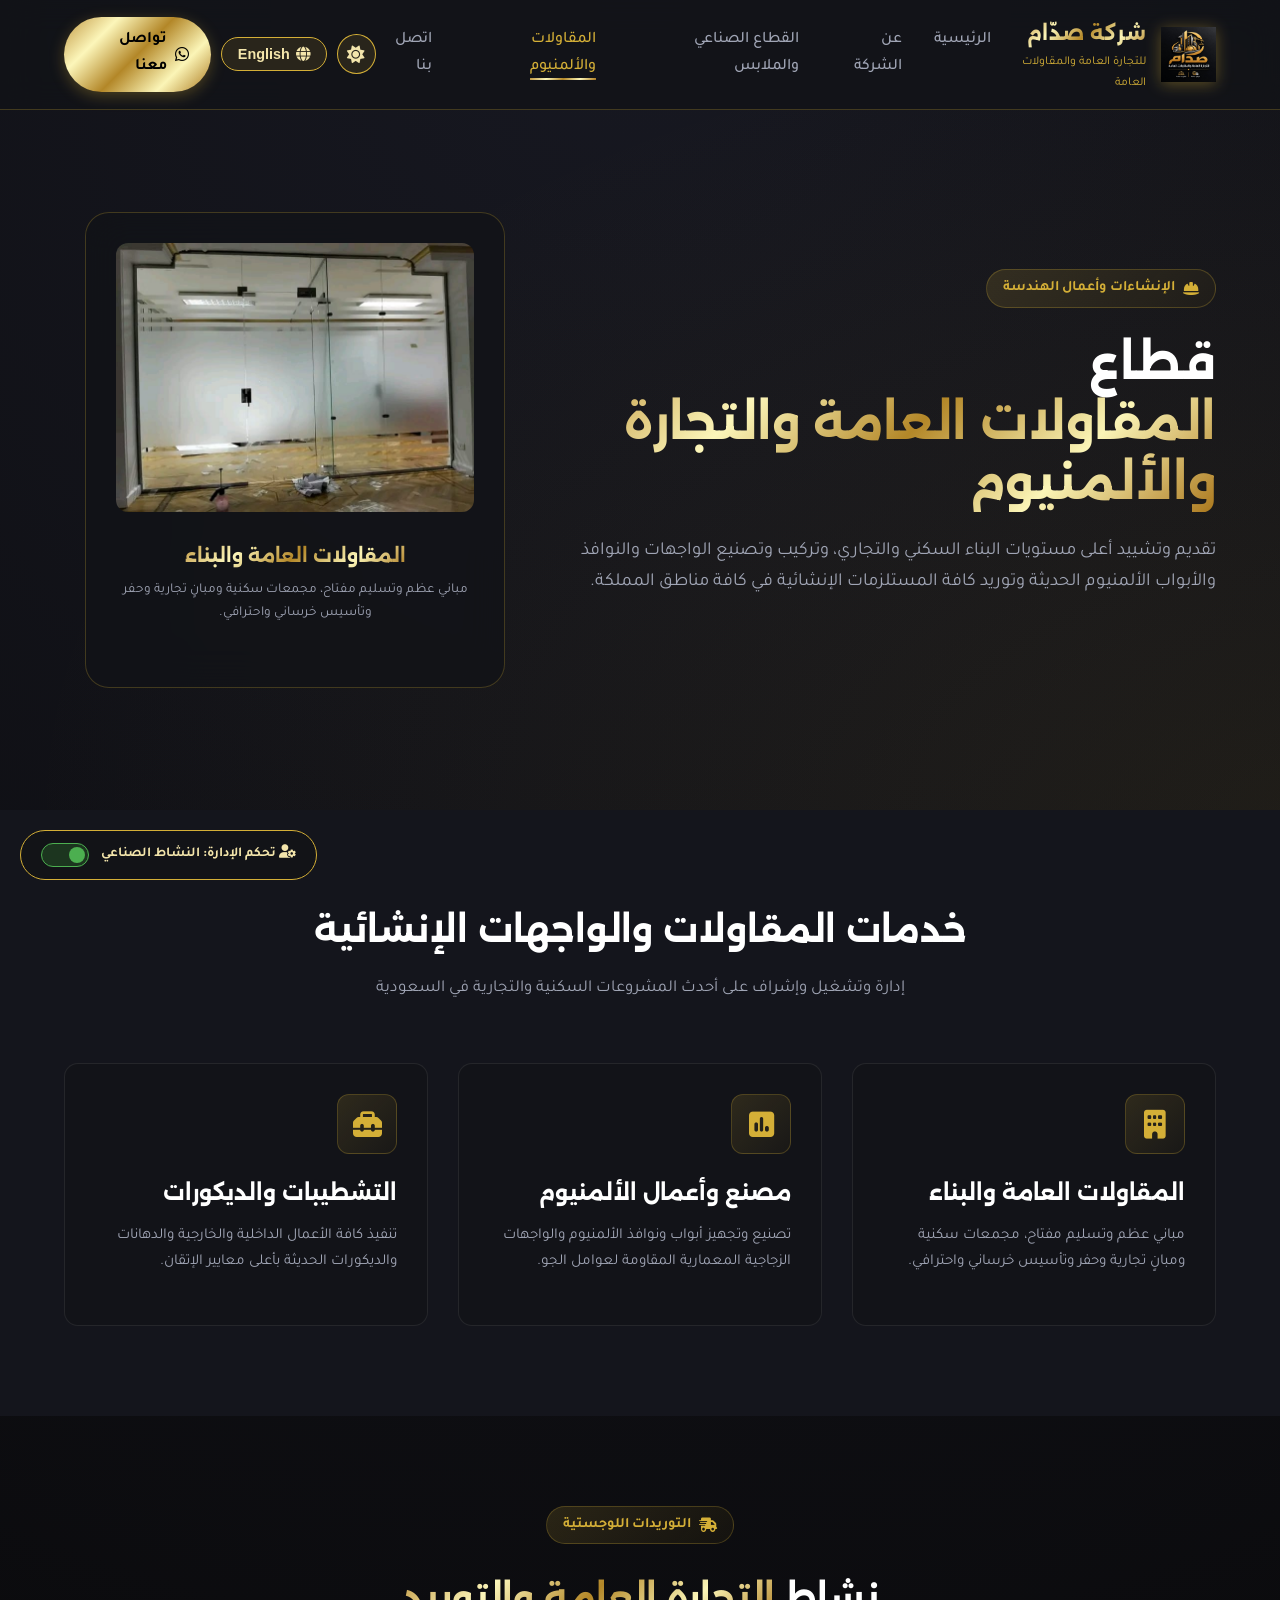
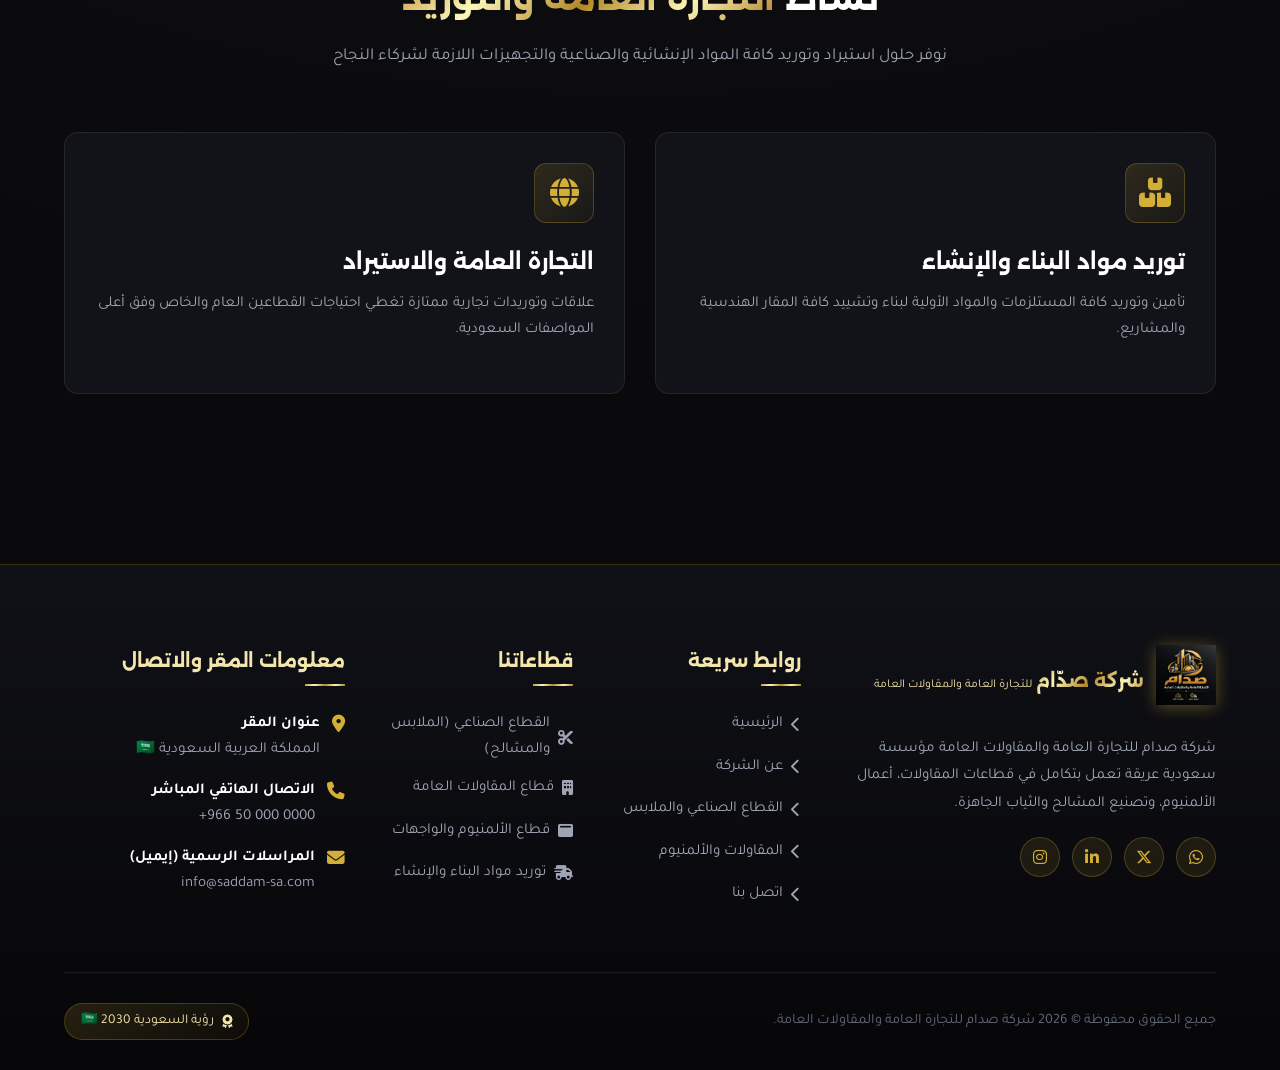
<file: contracting.html>
<!DOCTYPE html>
<html lang="ar" dir="rtl">
<head>
    <meta charset="UTF-8">
    <meta name="viewport" content="width=device-width, initial-scale=1.0">
    <title>المقاولات والألمنيوم | شركة صدام للتجارة والمقاولات 🇸🇦</title>
    <link rel="stylesheet" href="https://cdnjs.cloudflare.com/ajax/libs/font-awesome/6.4.0/css/all.min.css">
    <link rel="stylesheet" href="style.css">
</head>
<body>

    <!-- 🎛️ شريط التحكم الإداري -->
    <div class="admin-control-bar">
        <span><i class="fa-solid fa-user-gear"></i> <span data-i18n="admin_toggle">تحكم الإدارة: النشاط الصناعي</span></span>
        <label class="switch">
            <input type="checkbox" id="industrial-toggle" checked>
            <span class="slider"></span>
        </label>
    </div>

    <!-- 🏛️ الهيدر وشريط التنقل -->
    <nav class="navbar">
        <a href="index.html" class="navbar-brand">
            <img src="assets/images/WhatsApp Image 2026-10-10 at 6.18.28 PM.jpeg" alt="شعار شركة صدام">
            <div class="brand-text">
                <h1 class="gold-text" data-i18n="brand_name">شركة صدّام</h1>
                <span data-i18n="brand_sub">للتجارة العامة والمقاولات العامة</span>
            </div>
        </a>

        <ul class="nav-links">
            <li><a href="index.html" data-i18n="nav_home">الرئيسية</a></li>
            <li><a href="about.html" data-i18n="nav_about">عن الشركة</a></li>
            <li id="nav-industrial"><a href="industrial.html" data-i18n="nav_industrial">القطاع الصناعي والملابس</a></li>
            <li><a href="contracting.html" class="active" data-i18n="nav_contracting">المقاولات والألمنيوم</a></li>
            <li><a href="contact.html" data-i18n="nav_contact">اتصل بنا</a></li>
        </ul>

        <div class="header-actions">
            <button id="theme-toggle-btn" class="btn-theme-toggle" title="تغيير الوضع"><i class="fa-solid fa-sun"></i></button>
            <button id="lang-toggle-btn" class="btn-lang"><i class="fa-solid fa-globe"></i> English</button>
            <a href="contact.html" class="btn-gold" data-i18n="btn_contact"><i class="fa-brands fa-whatsapp"></i> تواصل معنا</a>
        </div>
    </nav>

    <!-- 🌟 واجهة المقاولات والألمنيوم -->
    <section class="hero" style="padding-top: 150px; padding-bottom: 60px;">
        <div class="hero-content">
            <div class="hero-badge"><i class="fa-solid fa-helmet-safety"></i> <span data-i18n="con_hero_badge">الإنشاءات وأعمال الهندسة</span></div>
            <h1>
                <span data-i18n="con_hero_title_1">قطاع</span> 
                <span class="gold-text" data-i18n="con_hero_title_gold">المقاولات العامة والتجارة والألمنيوم</span>
            </h1>
            <p data-i18n="con_hero_desc">تقديم وتشييد أعلى مستويات البناء السكني والتجاري، وتركيب وتصنيع الواجهات والنوافذ والأبواب الألمنيوم الحديثة وتوريد كافة المستلزمات الإنشائية في كافة مناطق المملكة.</p>
        </div>
        <div class="hero-image-wrapper">
            <div class="hero-logo-card">
                <img src="assets/images/WhatsApp Image 2026-10-10 at 9.38.53 PM (3).jpeg" alt="المقاولات العامة والتجارة">
                <h3 style="margin-top: 15px;" class="gold-text" data-i18n="con_card1_title">المقاولات العامة والبناء</h3>
                <p style="font-size: 0.85rem; color: var(--text-secondary); margin-top: 5px;" data-i18n="con_card1_desc">مباني عظم وتسليم مفتاح، مجمعات سكنية ومبانٍ تجارية وحفر وتأسيس خرساني واحترافي.</p>
            </div>
        </div>
    </section>

    <!-- 🏗️ خدمات المقاولات والإنشاءات -->
    <section class="section" style="background: var(--surface-dark);">
        <div class="section-header">
            <h2 data-i18n="con_services_title">خدمات المقاولات والواجهات الإنشائية</h2>
            <p data-i18n="con_services_desc">إدارة وتشغيل وإشراف على أحدث المشروعات السكنية والتجارية في السعودية</p>
        </div>

        <div class="grid-3">
            <div class="card">
                <div class="card-icon"><i class="fa-solid fa-building"></i></div>
                <h3 data-i18n="con_card1_title">المقاولات العامة والبناء</h3>
                <p data-i18n="con_card1_desc">مباني عظم وتسليم مفتاح، مجمعات سكنية ومبانٍ تجارية وحفر وتأسيس خرساني واحترافي.</p>
            </div>
            <div class="card">
                <div class="card-icon"><i class="fa-solid fa-square-poll-vertical"></i></div>
                <h3 data-i18n="con_card2_title">مصنع وأعمال الألمنيوم</h3>
                <p data-i18n="con_card2_desc">تصنيع وتجهيز أبواب ونوافذ الألمنيوم والواجهات الزجاجية المعمارية المقاومة لعوامل الجو.</p>
            </div>
            <div class="card">
                <div class="card-icon"><i class="fa-solid fa-toolbox"></i></div>
                <h3 data-i18n="con_card3_title">التشطيبات والديكورات</h3>
                <p data-i18n="con_card3_desc">تنفيذ كافة الأعمال الداخلية والخارجية والدهانات والديكورات الحديثة بأعلى معايير الإتقان.</p>
            </div>
        </div>
    </section>

    <!-- 💼 التجارة العامة والتوريدات -->
    <section class="section">
        <div class="section-header">
            <div class="hero-badge"><i class="fa-solid fa-truck-fast"></i> <span data-i18n="con_trade_badge">التوريدات اللوجستية</span></div>
            <h2>
                <span data-i18n="con_trade_title_1">نشاط</span> 
                <span class="gold-text" data-i18n="con_trade_title_gold">التجارة العامة والتوريد</span>
            </h2>
            <p data-i18n="con_trade_desc">نوفر حلول استيراد وتوريد كافة المواد الإنشائية والصناعية والتجهيزات اللازمة لشركاء النجاح</p>
        </div>

        <div class="grid-3" style="grid-template-columns: repeat(auto-fit, minmax(350px, 1fr));">
            <div class="card">
                <div class="card-icon"><i class="fa-solid fa-boxes-stacked"></i></div>
                <h3 data-i18n="con_trade1_title">توريد مواد البناء والإنشاء</h3>
                <p data-i18n="con_trade1_desc">تأمين وتوريد كافة المستلزمات والمواد الأولية لبناء وتشييد كافة المقار الهندسية والمشاريع.</p>
            </div>
            <div class="card">
                <div class="card-icon"><i class="fa-solid fa-globe"></i></div>
                <h3 data-i18n="con_trade2_title">التجارة العامة والاستيراد</h3>
                <p data-i18n="con_trade2_desc">علاقات وتوريدات تجارية ممتازة تغطي احتياجات القطاعين العام والخاص وفق أعلى المواصفات السعودية.</p>
            </div>
        </div>
    </section>

    <!-- 🦶 الفوتر الاحترافي المطور -->
    <footer>
        <div class="footer-grid">
            <div class="footer-col-about">
                <div style="display: flex; align-items: center; gap: 12px; margin-bottom: 15px;">
                    <img src="assets/images/WhatsApp Image 2026-10-10 at 6.18.28 PM.jpeg" alt="شعار شركة صدام">
                    <div>
                        <h3 class="gold-text" data-i18n="brand_name">شركة صدّام</h3>
                        <span style="font-size: 0.75rem; color: var(--gold-light);" data-i18n="brand_sub">للتجارة العامة والمقاولات العامة</span>
                    </div>
                </div>
                <p data-i18n="footer_desc">شركة صدام للتجارة العامة والمقاولات العامة مؤسسة سعودية عريقة تعمل بتكامل في قطاعات المقاولات، أعمال الألمنيوم، وتصنيع المشالح والثياب الجاهزة.</p>
                <div class="footer-socials">
                    <a href="https://wa.me/966500000000" target="_blank" title="WhatsApp"><i class="fa-brands fa-whatsapp"></i></a>
                    <a href="#" title="Twitter / X"><i class="fa-brands fa-x-twitter"></i></a>
                    <a href="#" title="LinkedIn"><i class="fa-brands fa-linkedin-in"></i></a>
                    <a href="#" title="Instagram"><i class="fa-brands fa-instagram"></i></a>
                </div>
            </div>

            <div>
                <h4 class="footer-title" data-i18n="footer_col_links">روابط سريعة</h4>
                <ul class="footer-links-list">
                    <li><a href="index.html"><i class="fa-solid fa-chevron-left"></i> <span data-i18n="nav_home">الرئيسية</span></a></li>
                    <li><a href="about.html"><i class="fa-solid fa-chevron-left"></i> <span data-i18n="nav_about">عن الشركة</span></a></li>
                    <li><a href="industrial.html"><i class="fa-solid fa-chevron-left"></i> <span data-i18n="nav_industrial">القطاع الصناعي والملابس</span></a></li>
                    <li><a href="contracting.html"><i class="fa-solid fa-chevron-left"></i> <span data-i18n="nav_contracting">المقاولات والألمنيوم</span></a></li>
                    <li><a href="contact.html"><i class="fa-solid fa-chevron-left"></i> <span data-i18n="nav_contact">اتصل بنا</span></a></li>
                </ul>
            </div>

            <div>
                <h4 class="footer-title" data-i18n="footer_col_sectors">قطاعاتنا</h4>
                <ul class="footer-links-list">
                    <li><a href="industrial.html"><i class="fa-solid fa-scissors"></i> <span data-i18n="card_ind_title">صناعة الملابس والمشالح</span></a></li>
                    <li><a href="contracting.html"><i class="fa-solid fa-building"></i> <span data-i18n="card_con_title">المقاولات العامة والتأسيس</span></a></li>
                    <li><a href="contracting.html"><i class="fa-solid fa-window-maximize"></i> <span data-i18n="card_alu_title">أعمال ووحدات الألمنيوم</span></a></li>
                    <li><a href="contracting.html"><i class="fa-solid fa-truck-fast"></i> <span data-i18n="con_trade1_title">التوريدات والتجارة العامة</span></a></li>
                </ul>
            </div>

            <div>
                <h4 class="footer-title" data-i18n="footer_col_contact">معلومات المقر والاتصال</h4>
                <div class="footer-contact-info">
                    <div class="footer-contact-item">
                        <i class="fa-solid fa-location-dot"></i>
                        <div>
                            <strong style="color: var(--text-primary); display: block;" data-i18n="contact_info_hq">المقر الرئيسي:</strong>
                            <span data-i18n="footer_address">المملكة العربية السعودية 🇸🇦</span>
                        </div>
                    </div>
                    <div class="footer-contact-item">
                        <i class="fa-solid fa-phone"></i>
                        <div>
                            <strong style="color: var(--text-primary); display: block;" data-i18n="contact_card2_title">رقم الاتصال:</strong>
                            <span style="direction: ltr; display: inline-block;">+966 50 000 0000</span>
                        </div>
                    </div>
                    <div class="footer-contact-item">
                        <i class="fa-solid fa-envelope"></i>
                        <div>
                            <strong style="color: var(--text-primary); display: block;" data-i18n="contact_card3_title">البريد الإلكتروني:</strong>
                            <span>info@saddam-sa.com</span>
                        </div>
                    </div>
                </div>
            </div>
        </div>

        <div class="footer-bottom-bar">
            <p data-i18n="footer_rights">جميع الحقوق محفوظة © 2026 شركة صدام للتجارة العامة والمقاولات العامة.</p>
            <div class="footer-saudi-badge">
                <i class="fa-solid fa-award"></i> <span data-i18n="footer_saudi_flag">رؤية السعودية 2030 🇸🇦</span>
            </div>
        </div>
    </footer>

    <script src="script.js"></script>
</body>
</html>
</file>
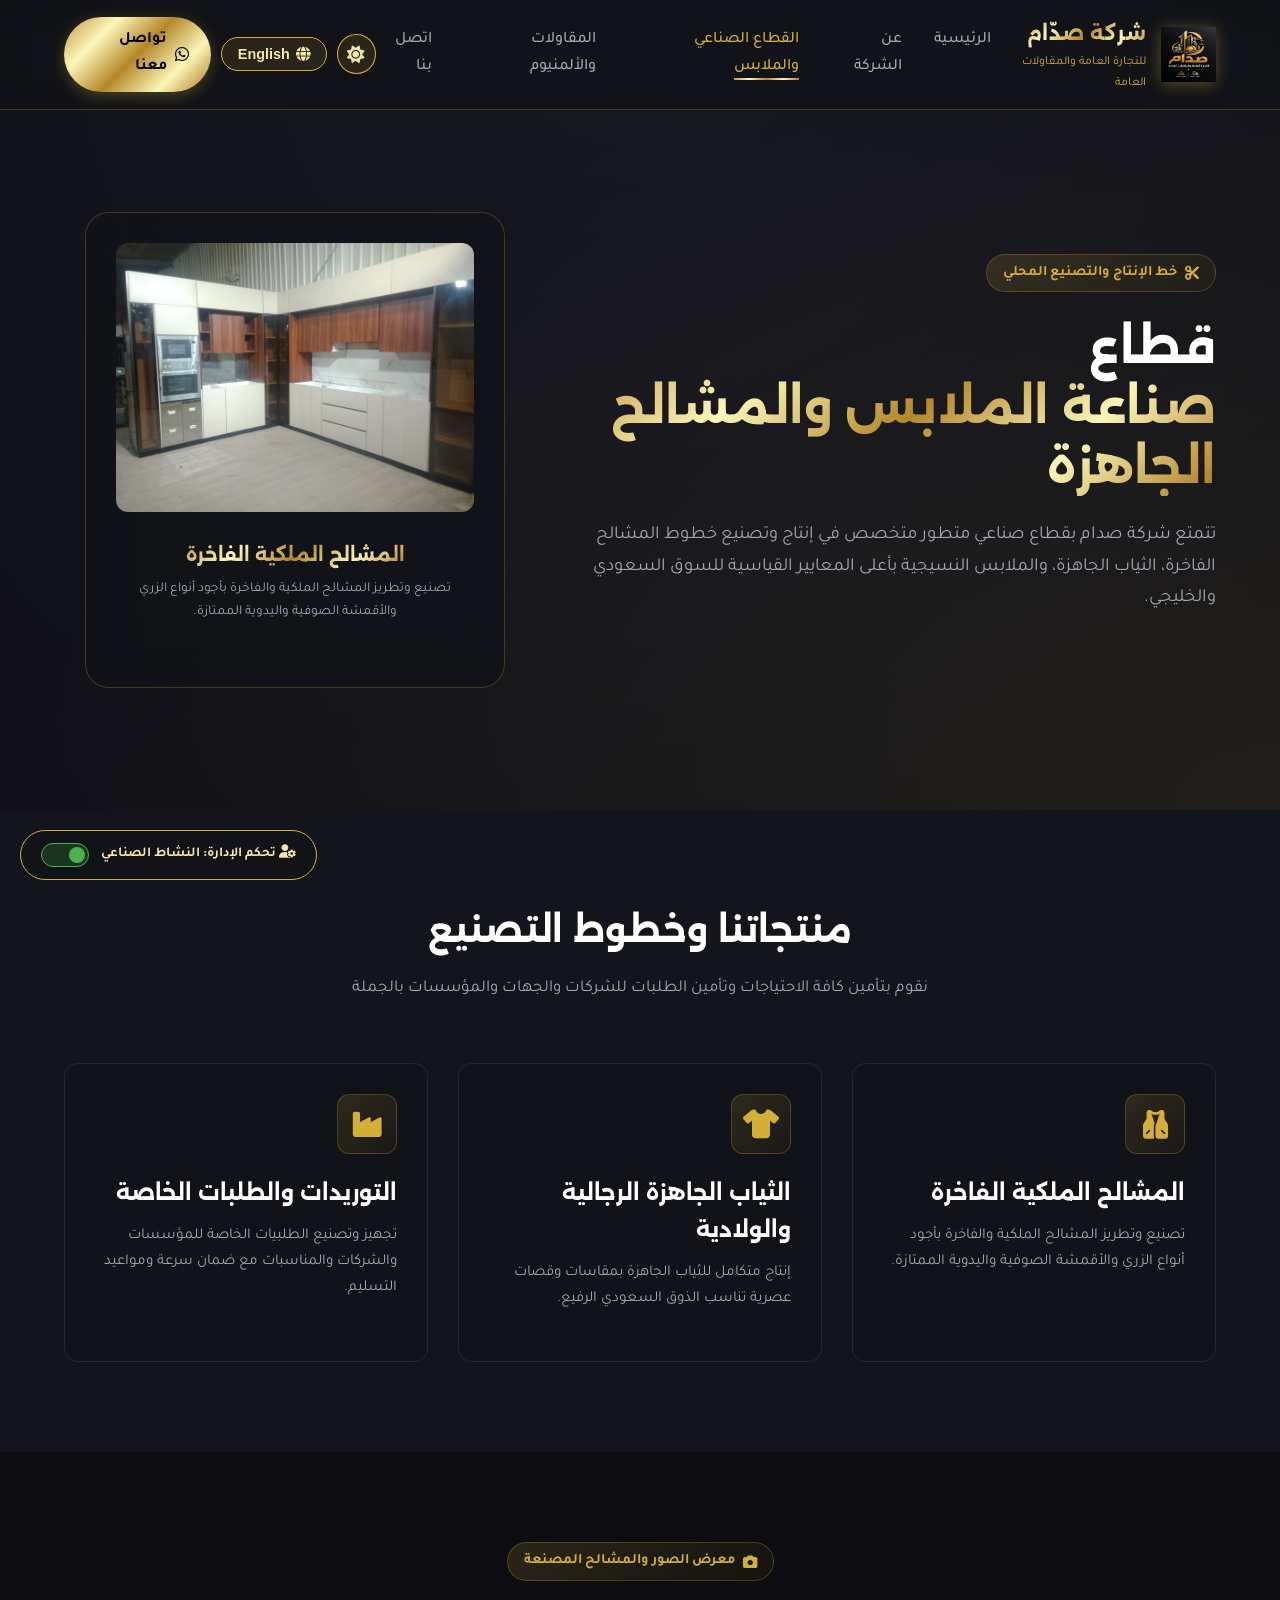
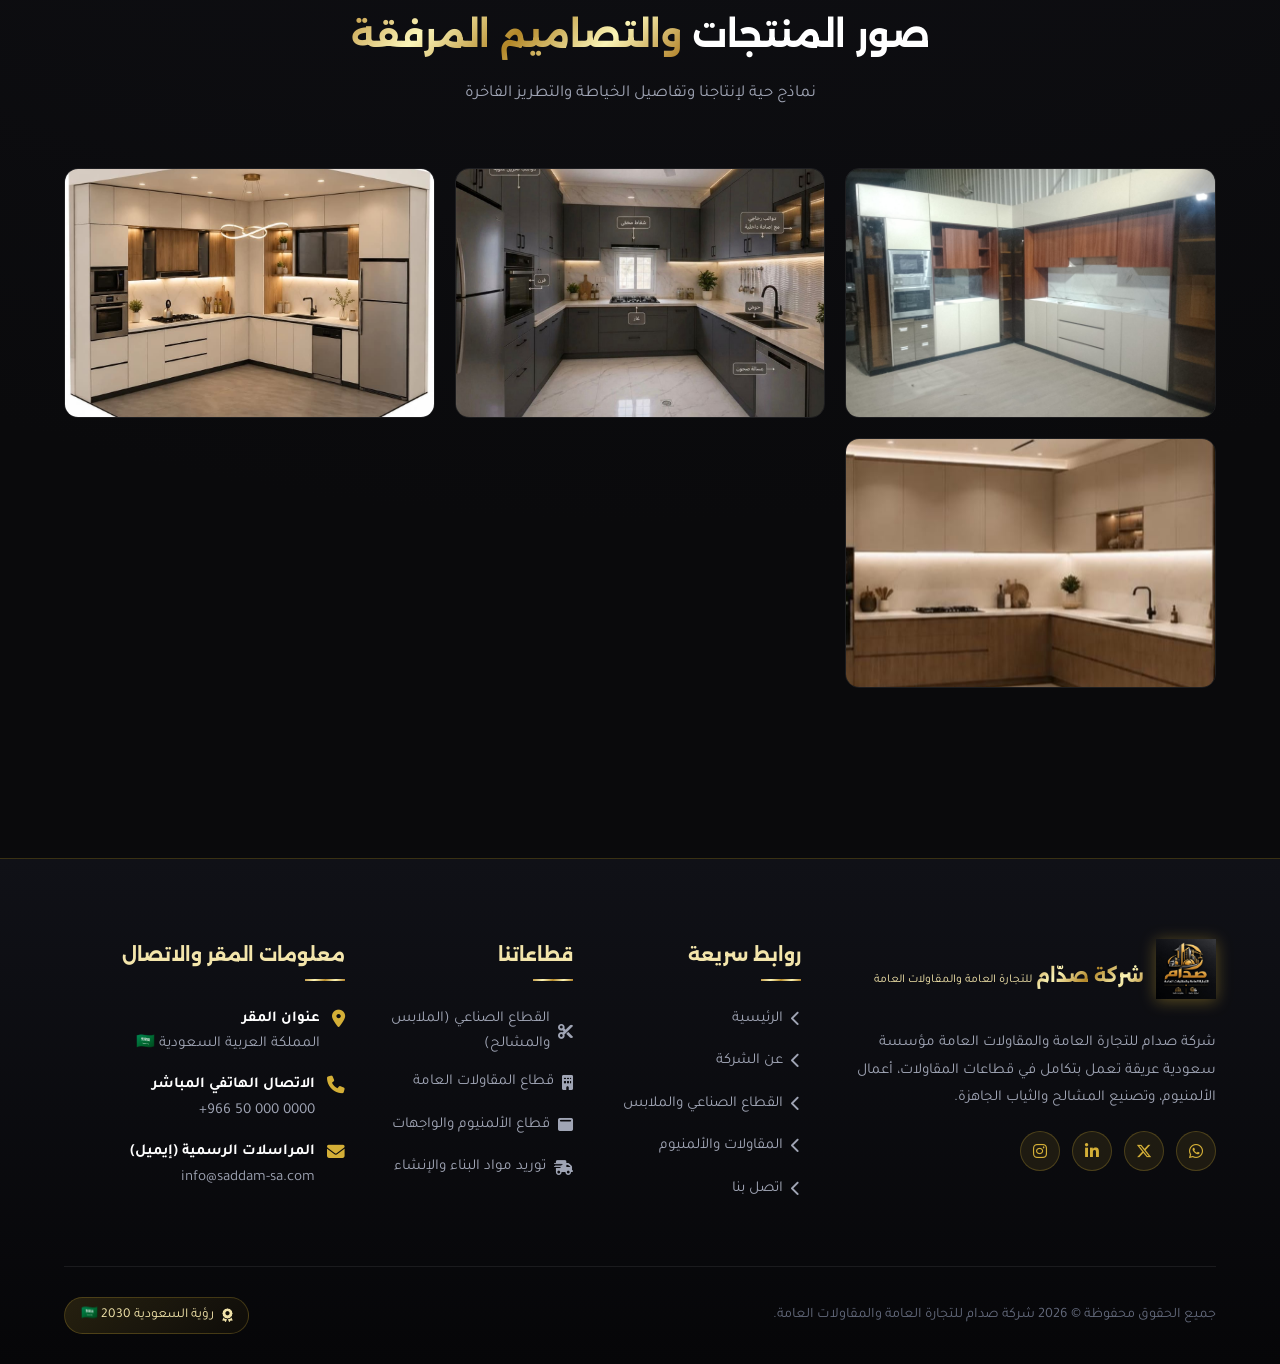
<file: industrial.html>
<!DOCTYPE html>
<html lang="ar" dir="rtl">
<head>
    <meta charset="UTF-8">
    <meta name="viewport" content="width=device-width, initial-scale=1.0">
    <title>القطاع الصناعي والملابس | شركة صدام للتجارة والمقاولات 🇸🇦</title>
    <link rel="stylesheet" href="https://cdnjs.cloudflare.com/ajax/libs/font-awesome/6.4.0/css/all.min.css">
    <link rel="stylesheet" href="style.css">
</head>
<body>

    <!-- 🎛️ شريط التحكم الإداري -->
    <div class="admin-control-bar">
        <span><i class="fa-solid fa-user-gear"></i> <span data-i18n="admin_toggle">تحكم الإدارة: النشاط الصناعي</span></span>
        <label class="switch">
            <input type="checkbox" id="industrial-toggle" checked>
            <span class="slider"></span>
        </label>
    </div>

    <!-- 🏛️ الهيدر وشريط التنقل -->
    <nav class="navbar">
        <a href="index.html" class="navbar-brand">
            <img src="assets/images/WhatsApp Image 2026-10-10 at 6.18.28 PM.jpeg" alt="شعار شركة صدام">
            <div class="brand-text">
                <h1 class="gold-text" data-i18n="brand_name">شركة صدّام</h1>
                <span data-i18n="brand_sub">للتجارة العامة والمقاولات العامة</span>
            </div>
        </a>

        <ul class="nav-links">
            <li><a href="index.html" data-i18n="nav_home">الرئيسية</a></li>
            <li><a href="about.html" data-i18n="nav_about">عن الشركة</a></li>
            <li id="nav-industrial"><a href="industrial.html" class="active" data-i18n="nav_industrial">القطاع الصناعي والملابس</a></li>
            <li><a href="contracting.html" data-i18n="nav_contracting">المقاولات والألمنيوم</a></li>
            <li><a href="contact.html" data-i18n="nav_contact">اتصل بنا</a></li>
        </ul>

        <div class="header-actions">
            <button id="theme-toggle-btn" class="btn-theme-toggle" title="تغيير الوضع"><i class="fa-solid fa-sun"></i></button>
            <button id="lang-toggle-btn" class="btn-lang"><i class="fa-solid fa-globe"></i> English</button>
            <a href="contact.html" class="btn-gold" data-i18n="btn_contact"><i class="fa-brands fa-whatsapp"></i> تواصل معنا</a>
        </div>
    </nav>

    <!-- 🌟 واجهة القطاع الصناعي -->
    <section class="hero" style="padding-top: 150px; padding-bottom: 60px;">
        <div class="hero-content">
            <div class="hero-badge"><i class="fa-solid fa-scissors"></i> <span data-i18n="ind_hero_badge">خط الإنتاج والتصنيع المحلي</span></div>
            <h1>
                <span data-i18n="ind_hero_title_1">قطاع</span> 
                <span class="gold-text" data-i18n="ind_hero_title_gold">صناعة الملابس والمشالح الجاهزة</span>
            </h1>
            <p data-i18n="ind_hero_desc">تتمتع شركة صدام بقطاع صناعي متطور متخصص في إنتاج وتصنيع خطوط المشالح الفاخرة، الثياب الجاهزة، والملابس النسيجية بأعلى المعايير القياسية للسوق السعودي والخليجي.</p>
        </div>
        <div class="hero-image-wrapper">
            <div class="hero-logo-card">
                <img src="assets/images/WhatsApp Image 2026-10-10 at 9.38.50 PM.jpeg" alt="صناعة المشالح الملكية">
                <h3 style="margin-top: 15px;" class="gold-text" data-i18n="ind_card1_title">المشالح الملكية الفاخرة</h3>
                <p style="font-size: 0.85rem; color: var(--text-secondary); margin-top: 5px;" data-i18n="ind_card1_desc">تصنيع وتطريز المشالح الملكية والفاخرة بأجود أنواع الزري والأقمشة الصوفية واليدوية الممتازة.</p>
            </div>
        </div>
    </section>

    <!-- 🧵 خطوط الإنتاج والخدمات الصناعية -->
    <section class="section" style="background: var(--surface-dark);">
        <div class="section-header">
            <h2 data-i18n="ind_section_title">منتجاتنا وخطوط التصنيع</h2>
            <p data-i18n="ind_section_desc">نقوم بتأمين كافة الاحتياجات وتأمين الطلبات للشركات والجهات والمؤسسات بالجملة</p>
        </div>

        <div class="grid-3">
            <div class="card">
                <div class="card-icon"><i class="fa-solid fa-vest"></i></div>
                <h3 data-i18n="ind_card1_title">المشالح الملكية الفاخرة</h3>
                <p data-i18n="ind_card1_desc">تصنيع وتطريز المشالح الملكية والفاخرة بأجود أنواع الزري والأقمشة الصوفية واليدوية الممتازة.</p>
            </div>
            <div class="card">
                <div class="card-icon"><i class="fa-solid fa-shirt"></i></div>
                <h3 data-i18n="ind_card2_title">الثياب الجاهزة الرجالية والولادية</h3>
                <p data-i18n="ind_card2_desc">إنتاج متكامل للثياب الجاهزة بمقاسات وقصات عصرية تناسب الذوق السعودي الرفيع.</p>
            </div>
            <div class="card">
                <div class="card-icon"><i class="fa-solid fa-industry"></i></div>
                <h3 data-i18n="ind_card3_title">التوريدات والطلبات الخاصة</h3>
                <p data-i18n="ind_card3_desc">تجهيز وتصنيع الطلبيات الخاصة للمؤسسات والشركات والمناسبات مع ضمان سرعة ومواعيد التسليم.</p>
            </div>
        </div>
    </section>

    <!-- 📸 معرض الصور الكامل -->
    <section class="section">
        <div class="section-header">
            <div class="hero-badge"><i class="fa-solid fa-camera"></i> <span data-i18n="gallery_ind_badge">معرض الصور والمشالح المصنعة</span></div>
            <h2>
                <span data-i18n="gallery_ind_title_1">صور المنتجات</span> 
                <span class="gold-text" data-i18n="gallery_ind_title_gold">والتصاميم المرفقة</span>
            </h2>
            <p data-i18n="gallery_ind_desc">نماذج حية لإنتاجنا وتفاصيل الخياطة والتطريز الفاخرة</p>
        </div>

        <div class="gallery-grid">
            <div class="gallery-item">
                <img src="assets/images/WhatsApp Image 2026-10-10 at 9.38.50 PM.jpeg" alt="مشالح فاخرة">
                <div class="gallery-overlay"><h4 data-i18n="gallery_img5">المشالح الملكية تطريز ذهبي</h4></div>
            </div>
            <div class="gallery-item">
                <img src="assets/images/WhatsApp Image 2026-10-10 at 9.38.51 PM.jpeg" alt="ملابس جاهزة">
                <div class="gallery-overlay"><h4 data-i18n="gallery_img6">خط الملابس والثياب الجاهزة</h4></div>
            </div>
            <div class="gallery-item">
                <img src="assets/images/WhatsApp Image 2026-10-10 at 9.38.51 PM (1).jpeg" alt="تفصيل دقيق">
                <div class="gallery-overlay"><h4 data-i18n="gallery_img7">جودة الخياطة والأنسجة</h4></div>
            </div>
            <div class="gallery-item">
                <img src="assets/images/WhatsApp Image 2026-10-10 at 9.38.51 PM (2).jpeg" alt="أقمشة ممتازة">
                <div class="gallery-overlay"><h4 data-i18n="gallery_img8">اختيار أفضل الأقمشة العالمية</h4></div>
            </div>
        </div>
    </section>

    <!-- 🦶 الفوتر الاحترافي المطور -->
    <footer>
        <div class="footer-grid">
            <div class="footer-col-about">
                <div style="display: flex; align-items: center; gap: 12px; margin-bottom: 15px;">
                    <img src="assets/images/WhatsApp Image 2026-10-10 at 6.18.28 PM.jpeg" alt="شعار شركة صدام">
                    <div>
                        <h3 class="gold-text" data-i18n="brand_name">شركة صدّام</h3>
                        <span style="font-size: 0.75rem; color: var(--gold-light);" data-i18n="brand_sub">للتجارة العامة والمقاولات العامة</span>
                    </div>
                </div>
                <p data-i18n="footer_desc">شركة صدام للتجارة العامة والمقاولات العامة مؤسسة سعودية عريقة تعمل بتكامل في قطاعات المقاولات، أعمال الألمنيوم، وتصنيع المشالح والثياب الجاهزة.</p>
                <div class="footer-socials">
                    <a href="https://wa.me/966500000000" target="_blank" title="WhatsApp"><i class="fa-brands fa-whatsapp"></i></a>
                    <a href="#" title="Twitter / X"><i class="fa-brands fa-x-twitter"></i></a>
                    <a href="#" title="LinkedIn"><i class="fa-brands fa-linkedin-in"></i></a>
                    <a href="#" title="Instagram"><i class="fa-brands fa-instagram"></i></a>
                </div>
            </div>

            <div>
                <h4 class="footer-title" data-i18n="footer_col_links">روابط سريعة</h4>
                <ul class="footer-links-list">
                    <li><a href="index.html"><i class="fa-solid fa-chevron-left"></i> <span data-i18n="nav_home">الرئيسية</span></a></li>
                    <li><a href="about.html"><i class="fa-solid fa-chevron-left"></i> <span data-i18n="nav_about">عن الشركة</span></a></li>
                    <li><a href="industrial.html"><i class="fa-solid fa-chevron-left"></i> <span data-i18n="nav_industrial">القطاع الصناعي والملابس</span></a></li>
                    <li><a href="contracting.html"><i class="fa-solid fa-chevron-left"></i> <span data-i18n="nav_contracting">المقاولات والألمنيوم</span></a></li>
                    <li><a href="contact.html"><i class="fa-solid fa-chevron-left"></i> <span data-i18n="nav_contact">اتصل بنا</span></a></li>
                </ul>
            </div>

            <div>
                <h4 class="footer-title" data-i18n="footer_col_sectors">قطاعاتنا</h4>
                <ul class="footer-links-list">
                    <li><a href="industrial.html"><i class="fa-solid fa-scissors"></i> <span data-i18n="card_ind_title">صناعة الملابس والمشالح</span></a></li>
                    <li><a href="contracting.html"><i class="fa-solid fa-building"></i> <span data-i18n="card_con_title">المقاولات العامة والتأسيس</span></a></li>
                    <li><a href="contracting.html"><i class="fa-solid fa-window-maximize"></i> <span data-i18n="card_alu_title">أعمال ووحدات الألمنيوم</span></a></li>
                    <li><a href="contracting.html"><i class="fa-solid fa-truck-fast"></i> <span data-i18n="con_trade1_title">التوريدات والتجارة العامة</span></a></li>
                </ul>
            </div>

            <div>
                <h4 class="footer-title" data-i18n="footer_col_contact">معلومات المقر والاتصال</h4>
                <div class="footer-contact-info">
                    <div class="footer-contact-item">
                        <i class="fa-solid fa-location-dot"></i>
                        <div>
                            <strong style="color: var(--text-primary); display: block;" data-i18n="contact_info_hq">المقر الرئيسي:</strong>
                            <span data-i18n="footer_address">المملكة العربية السعودية 🇸🇦</span>
                        </div>
                    </div>
                    <div class="footer-contact-item">
                        <i class="fa-solid fa-phone"></i>
                        <div>
                            <strong style="color: var(--text-primary); display: block;" data-i18n="contact_card2_title">رقم الاتصال:</strong>
                            <span style="direction: ltr; display: inline-block;">+966 50 000 0000</span>
                        </div>
                    </div>
                    <div class="footer-contact-item">
                        <i class="fa-solid fa-envelope"></i>
                        <div>
                            <strong style="color: var(--text-primary); display: block;" data-i18n="contact_card3_title">البريد الإلكتروني:</strong>
                            <span>info@saddam-sa.com</span>
                        </div>
                    </div>
                </div>
            </div>
        </div>

        <div class="footer-bottom-bar">
            <p data-i18n="footer_rights">جميع الحقوق محفوظة © 2026 شركة صدام للتجارة العامة والمقاولات العامة.</p>
            <div class="footer-saudi-badge">
                <i class="fa-solid fa-award"></i> <span data-i18n="footer_saudi_flag">رؤية السعودية 2030 🇸🇦</span>
            </div>
        </div>
    </footer>

    <script src="script.js"></script>
</body>
</html>
</file>
<file: style.css>
/* ==========================================================================
   شركة صدام للتجارة العامة والمقاولات العامة - Design System & Brand Identity
   ========================================================================== */

/* 1. استيراد الخطوط السعودية والإنجليزية الفاخرة */
@import url('https://fonts.googleapis.com/css2?family=Tajawal:wght@300;400;500;700;800;900&family=Alexandria:wght@300;400;600;700;800&family=Outfit:wght@300;400;600;700;800&display=swap');

/* 2. المتغيرات والألوان الأساسية (Design Tokens - Dark Default) */
:root {
  /* ألوان الهوية الشعار الملكي (الوضع الليلي) */
  --bg-dark: #0a0a0c;
  --bg-card: #121318;
  --bg-card-hover: #1c1e26;
  --surface-dark: #14151c;
  
  /* التدرجات الذهبية الفاخرة */
  --gold-primary: #d4af37;
  --gold-light: #f3e5ab;
  --gold-dark: #aa820a;
  --gold-gradient: linear-gradient(135deg, #bf953f 0%, #fcf6ba 25%, #b38728 50%, #fbf5b7 75%, #aa771c 100%);
  --gold-gradient-soft: linear-gradient(135deg, rgba(212, 175, 55, 0.15) 0%, rgba(170, 130, 10, 0.05) 100%);
  --gold-glow: 0 0 25deg rgba(212, 175, 55, 0.3);

  /* الألوان المساعدة والنصوص */
  --text-primary: #ffffff;
  --text-secondary: #a0a5b5;
  --text-muted: #62687a;
  --border-color: rgba(212, 175, 55, 0.25);
  --border-color-light: rgba(255, 255, 255, 0.08);

  /* الخطوط */
  --font-main: 'Tajawal', sans-serif;
  --font-heading: 'Alexandria', sans-serif;

  /* التأثيرات والزوايا */
  --radius-sm: 8px;
  --radius-md: 14px;
  --radius-lg: 24px;
  --transition: all 0.35s cubic-bezier(0.4, 0, 0.2, 1);
  --glass-bg: rgba(18, 19, 24, 0.85);
  --glass-border: rgba(212, 175, 55, 0.25);
  --shadow-lg: 0 15px 35px rgba(0, 0, 0, 0.6);
}

/* 🏆 الوضع النهاري الكلاسيكي الفاخر (Royal Warm Cream & Warm Beige Palette) */
html[data-theme="light"] {
  /* ألوان بيج دافئة وكريمية تناسب الذهبي الملكي والعمق البصري */
  --bg-dark: #f5f2ea;
  --bg-card: #ebd9c7;
  --bg-card-hover: #e0caaf;
  --surface-dark: #e8d9c5;

  /* التدرجات الذهبية العميقة والتراصف الحاد للوضع النهاري */
  --gold-primary: #8b6b15;
  --gold-light: #5a440a;
  --gold-dark: #473507;
  --gold-gradient: linear-gradient(135deg, #8b6b15 0%, #b89228 50%, #684f0b 100%);
  --gold-gradient-soft: linear-gradient(135deg, rgba(139, 107, 21, 0.15) 0%, rgba(90, 68, 10, 0.06) 100%);
  --gold-glow: 0 0 20deg rgba(139, 107, 21, 0.25);

  --text-primary: #211910;
  --text-secondary: #4a3c2c;
  --text-muted: #73624e;
  --border-color: rgba(139, 107, 21, 0.35);
  --border-color-light: rgba(139, 107, 21, 0.15);

  --glass-bg: rgba(245, 242, 234, 0.92);
  --glass-border: rgba(139, 107, 21, 0.3);
  --shadow-lg: 0 12px 30px rgba(50, 38, 20, 0.08);
}

html[data-theme="light"] body {
  background: radial-gradient(circle at 50% 0%, #fdfbf7 0%, #f1ebe1 70%);
  color: var(--text-primary);
}

html[data-theme="light"] .card {
  box-shadow: 0 8px 25px rgba(50, 38, 20, 0.06);
  border: 1px solid rgba(139, 107, 21, 0.25);
}

html[data-theme="light"] footer {
  background: linear-gradient(180deg, #e8d9c5 0%, #dac6ad 100%);
  border-top: 1px solid var(--border-color);
}

html[data-theme="light"] .admin-control-bar {
  background: rgba(245, 242, 234, 0.96);
  border: 1px solid var(--gold-primary);
  box-shadow: 0 10px 30px rgba(50, 38, 20, 0.12);
}

html[data-theme="light"] .btn-gold {
  color: #ffffff;
  background: linear-gradient(135deg, #9a781b 0%, #6d530f 100%);
}

/* دعم اتجاه اللغة الإنجليزية LTR */
html[lang="en"] {
  direction: ltr;
  font-family: 'Outfit', sans-serif;
}

html[lang="en"] h1, 
html[lang="en"] h2, 
html[lang="en"] h3, 
html[lang="en"] h4 {
  font-family: 'Outfit', sans-serif;
}

/* Reset baseline */
* {
  margin: 0;
  padding: 0;
  box-sizing: border-box;
}

html {
  scroll-behavior: smooth;
  font-family: var(--font-main);
  background-color: var(--bg-dark);
  color: var(--text-primary);
  direction: rtl;
  transition: background-color 0.4s ease, color 0.4s ease;
}

body {
  overflow-x: hidden;
  line-height: 1.7;
  background: radial-gradient(circle at 50% 0%, #171821 0%, #0a0a0c 70%);
  min-height: 100vh;
}

/* Typography Customization */
h1, h2, h3, h4, h5, h6 {
  font-family: var(--font-heading);
  font-weight: 700;
  color: var(--text-primary);
}

.gold-text {
  background: var(--gold-gradient);
  -webkit-background-clip: text;
  -webkit-text-fill-color: transparent;
  display: inline-block;
}

/* Navbar Style */
.navbar {
  position: fixed;
  top: 0;
  right: 0;
  left: 0;
  z-index: 1000;
  padding: 1rem 5%;
  background: var(--glass-bg);
  backdrop-filter: blur(16px);
  border-bottom: 1px solid var(--border-color);
  display: flex;
  justify-content: space-between;
  align-items: center;
  transition: var(--transition);
}

.navbar-brand {
  display: flex;
  align-items: center;
  gap: 15px;
  text-decoration: none;
}

.navbar-brand img {
  height: 55px;
  width: auto;
  filter: drop-shadow(0 2px 8px rgba(212, 175, 55, 0.4));
  transition: var(--transition);
}

.navbar-brand img:hover {
  transform: scale(1.05);
}

.brand-text h1 {
  font-size: 1.25rem;
  letter-spacing: 0.5px;
}

.brand-text span {
  font-size: 0.75rem;
  color: var(--gold-primary);
  display: block;
}

.nav-links {
  display: flex;
  gap: 2rem;
  list-style: none;
}

.nav-links a {
  color: var(--text-secondary);
  text-decoration: none;
  font-weight: 500;
  font-size: 1rem;
  transition: var(--transition);
  position: relative;
  padding: 5px 0;
}

.nav-links a:hover, .nav-links a.active {
  color: var(--gold-primary);
}

.nav-links a::after {
  content: '';
  position: absolute;
  bottom: 0;
  right: 0;
  width: 0;
  height: 2px;
  background: var(--gold-gradient);
  transition: var(--transition);
}

.nav-links a:hover::after, .nav-links a.active::after {
  width: 100%;
}

.header-actions {
  display: flex;
  align-items: center;
  gap: 10px;
}

/* زر تغيير السمة (الليلي / النهاري) */
.btn-theme-toggle {
  background: rgba(212, 175, 55, 0.12);
  color: var(--gold-light);
  border: 1px solid var(--gold-primary);
  width: 40px;
  height: 40px;
  border-radius: 50%;
  cursor: pointer;
  display: inline-flex;
  align-items: center;
  justify-content: center;
  font-size: 1.1rem;
  transition: var(--transition);
}

.btn-theme-toggle:hover {
  background: var(--gold-gradient);
  color: #000;
  transform: rotate(20deg) scale(1.05);
  box-shadow: 0 0 15px rgba(212, 175, 55, 0.4);
}

/* زر تحويل اللغة */
.btn-lang {
  background: rgba(212, 175, 55, 0.12);
  color: var(--gold-light);
  border: 1px solid var(--gold-primary);
  padding: 8px 16px;
  border-radius: 30px;
  font-weight: 600;
  cursor: pointer;
  display: inline-flex;
  align-items: center;
  gap: 6px;
  font-size: 0.9rem;
  transition: var(--transition);
}

.btn-lang:hover {
  background: var(--gold-gradient);
  color: #000;
  box-shadow: 0 0 15px rgba(212, 175, 55, 0.4);
}

.btn-gold {
  background: var(--gold-gradient);
  color: #000;
  font-weight: 700;
  padding: 10px 22px;
  border-radius: 50px;
  text-decoration: none;
  border: none;
  cursor: pointer;
  box-shadow: 0 4px 15px rgba(212, 175, 55, 0.3);
  transition: var(--transition);
  display: inline-flex;
  align-items: center;
  gap: 8px;
}

.btn-gold:hover {
  transform: translateY(-3px);
  box-shadow: 0 8px 25px rgba(212, 175, 55, 0.5);
}

.btn-outline {
  background: transparent;
  color: var(--gold-primary);
  border: 1px solid var(--gold-primary);
  padding: 11px 24px;
  border-radius: 50px;
  text-decoration: none;
  font-weight: 600;
  transition: var(--transition);
}

.btn-outline:hover {
  background: rgba(212, 175, 55, 0.1);
  color: var(--gold-light);
}

/* Admin Toggle Switch Floating Bar */
.admin-control-bar {
  position: fixed;
  bottom: 20px;
  left: 20px;
  z-index: 9999;
  background: rgba(18, 19, 24, 0.95);
  border: 1px solid var(--gold-primary);
  padding: 12px 20px;
  border-radius: 50px;
  box-shadow: var(--shadow-lg), var(--gold-glow);
  display: flex;
  align-items: center;
  gap: 12px;
  backdrop-filter: blur(10px);
}

html[lang="en"] .admin-control-bar {
  left: auto;
  right: 20px;
}

.admin-control-bar span {
  font-size: 0.85rem;
  font-weight: 600;
  color: var(--gold-light);
}

.switch {
  position: relative;
  display: inline-block;
  width: 48px;
  height: 24px;
}

.switch input {
  opacity: 0;
  width: 0;
  height: 0;
}

.slider {
  position: absolute;
  cursor: pointer;
  top: 0; left: 0; right: 0; bottom: 0;
  background-color: #333;
  transition: .4s;
  border-radius: 34px;
  border: 1px solid var(--gold-primary);
}

.slider:before {
  position: absolute;
  content: "";
  height: 16px;
  width: 16px;
  left: 3px;
  bottom: 3px;
  background-color: var(--gold-primary);
  transition: .4s;
  border-radius: 50%;
}

input:checked + .slider {
  background-color: #1c351f;
  border-color: #4CAF50;
}

input:checked + .slider:before {
  transform: translateX(24px);
  background-color: #4CAF50;
}

/* Hero Section */
.hero {
  padding: 180px 5% 100px;
  min-height: 90vh;
  display: flex;
  align-items: center;
  justify-content: space-between;
  gap: 40px;
  position: relative;
  background: radial-gradient(ellipse at bottom right, rgba(212, 175, 55, 0.08) 0%, transparent 70%);
}

.hero-content {
  max-width: 650px;
}

.hero-badge {
  display: inline-flex;
  align-items: center;
  gap: 8px;
  padding: 6px 16px;
  border-radius: 30px;
  background: var(--gold-gradient-soft);
  border: 1px solid var(--border-color);
  color: var(--gold-primary);
  font-size: 0.9rem;
  font-weight: 600;
  margin-bottom: 1.5rem;
}

.hero h1 {
  font-size: 3rem;
  line-height: 1.25;
  margin-bottom: 1.5rem;
}

.hero p {
  color: var(--text-secondary);
  font-size: 1.15rem;
  margin-bottom: 2rem;
}

.hero-buttons {
  display: flex;
  gap: 15px;
  flex-wrap: wrap;
}

.hero-image-wrapper {
  position: relative;
  flex: 1;
  display: flex;
  justify-content: center;
}

.hero-logo-card {
  background: var(--glass-bg);
  border: 1px solid var(--border-color);
  padding: 30px;
  border-radius: var(--radius-lg);
  box-shadow: var(--shadow-lg), var(--gold-glow);
  text-align: center;
  max-width: 420px;
  backdrop-filter: blur(20px);
  animation: float 6s ease-in-out infinite;
}

.hero-logo-card img {
  max-width: 100%;
  height: auto;
  border-radius: 12px;
}

@keyframes float {
  0%, 100% { transform: translateY(0px); }
  50% { transform: translateY(-12px); }
}

/* Services Grid & Sections */
.section {
  padding: 90px 5%;
}

.section-header {
  text-align: center;
  max-width: 700px;
  margin: 0 auto 60px;
}

.section-header h2 {
  font-size: 2.2rem;
  margin-bottom: 15px;
}

.section-header p {
  color: var(--text-secondary);
  font-size: 1.05rem;
}

.grid-3 {
  display: grid;
  grid-template-columns: repeat(auto-fit, minmax(320px, 1fr));
  gap: 30px;
}

.card {
  background: var(--bg-card);
  border: 1px solid var(--border-color-light);
  border-radius: var(--radius-md);
  padding: 30px;
  transition: var(--transition);
  position: relative;
  overflow: hidden;
}

.card:hover {
  transform: translateY(-8px);
  border-color: var(--gold-primary);
  box-shadow: 0 10px 30px rgba(0, 0, 0, 0.5), 0 0 15px rgba(212, 175, 55, 0.15);
}

.card-icon {
  width: 60px;
  height: 60px;
  border-radius: 12px;
  background: var(--gold-gradient-soft);
  border: 1px solid var(--border-color);
  display: flex;
  align-items: center;
  justify-content: center;
  font-size: 1.8rem;
  color: var(--gold-primary);
  margin-bottom: 20px;
}

.card h3 {
  font-size: 1.35rem;
  margin-bottom: 12px;
}

.card p {
  color: var(--text-secondary);
  font-size: 0.95rem;
  margin-bottom: 20px;
}

/* Gallery Grid */
.gallery-grid {
  display: grid;
  grid-template-columns: repeat(auto-fill, minmax(280px, 1fr));
  gap: 20px;
}

.gallery-item {
  border-radius: var(--radius-md);
  overflow: hidden;
  height: 250px;
  position: relative;
  border: 1px solid var(--border-color-light);
}

.gallery-item img {
  width: 100%;
  height: 100%;
  object-fit: cover;
  transition: var(--transition);
}

.gallery-item:hover img {
  transform: scale(1.08);
}

.gallery-overlay {
  position: absolute;
  inset: 0;
  background: linear-gradient(to top, rgba(0,0,0,0.85) 0%, transparent 70%);
  display: flex;
  align-items: flex-end;
  padding: 20px;
  opacity: 0;
  transition: var(--transition);
}

.gallery-item:hover .gallery-overlay {
  opacity: 1;
}

.gallery-overlay h4 {
  color: var(--gold-light);
  font-size: 1.1rem;
}

/* ==========================================================================
   الفوتر الاحترافي المطور (Modern Premium Footer)
   ========================================================================== */
footer {
  background: linear-gradient(180deg, #101117 0%, #060608 100%);
  border-top: 1px solid var(--border-color);
  padding: 80px 5% 30px;
  margin-top: 80px;
  position: relative;
}

.footer-grid {
  display: grid;
  grid-template-columns: 2fr 1fr 1fr 1.5fr;
  gap: 40px;
  margin-bottom: 60px;
}

.footer-col-about img {
  height: 60px;
  margin-bottom: 15px;
  filter: drop-shadow(0 2px 8px rgba(212,175,55,0.4));
}

.footer-col-about p {
  color: var(--text-secondary);
  font-size: 0.95rem;
  line-height: 1.8;
  margin-bottom: 20px;
}

.footer-socials {
  display: flex;
  gap: 12px;
}

.footer-socials a {
  width: 40px;
  height: 40px;
  border-radius: 50%;
  background: rgba(212, 175, 55, 0.1);
  border: 1px solid var(--border-color);
  color: var(--gold-primary);
  display: flex;
  align-items: center;
  justify-content: center;
  text-decoration: none;
  transition: var(--transition);
}

.footer-socials a:hover {
  background: var(--gold-gradient);
  color: #000;
  transform: translateY(-4px);
  box-shadow: 0 4px 15px rgba(212, 175, 55, 0.4);
}

.footer-title {
  color: var(--gold-light);
  font-size: 1.15rem;
  margin-bottom: 25px;
  position: relative;
  padding-bottom: 10px;
}

.footer-title::after {
  content: '';
  position: absolute;
  bottom: 0;
  right: 0;
  width: 40px;
  height: 2px;
  background: var(--gold-gradient);
}

html[lang="en"] .footer-title::after {
  right: auto;
  left: 0;
}

.footer-links-list {
  list-style: none;
  display: flex;
  flex-direction: column;
  gap: 12px;
}

.footer-links-list a {
  color: var(--text-secondary);
  text-decoration: none;
  font-size: 0.95rem;
  transition: var(--transition);
  display: inline-flex;
  align-items: center;
  gap: 8px;
}

.footer-links-list a:hover {
  color: var(--gold-primary);
  transform: translateX(-5px);
}

html[lang="en"] .footer-links-list a:hover {
  transform: translateX(5px);
}

.footer-contact-info {
  display: flex;
  flex-direction: column;
  gap: 15px;
}

.footer-contact-item {
  display: flex;
  align-items: flex-start;
  gap: 12px;
  color: var(--text-secondary);
  font-size: 0.95rem;
}

.footer-contact-item i {
  color: var(--gold-primary);
  font-size: 1.1rem;
  margin-top: 4px;
}

.footer-bottom-bar {
  border-top: 1px solid var(--border-color-light);
  padding-top: 30px;
  display: flex;
  justify-content: space-between;
  align-items: center;
  flex-wrap: wrap;
  gap: 20px;
}

.footer-bottom-bar p {
  color: var(--text-muted);
  font-size: 0.9rem;
}

.footer-saudi-badge {
  display: inline-flex;
  align-items: center;
  gap: 8px;
  padding: 6px 16px;
  border-radius: 30px;
  background: var(--gold-gradient-soft);
  border: 1px solid var(--border-color);
  color: var(--gold-light);
  font-size: 0.85rem;
}

@media (max-width: 992px) {
  .footer-grid {
    grid-template-columns: 1fr 1fr;
  }
}

@media (max-width: 600px) {
  .footer-grid {
    grid-template-columns: 1fr;
  }
  .footer-bottom-bar {
    flex-direction: column;
    text-align: center;
  }
}
</file>
